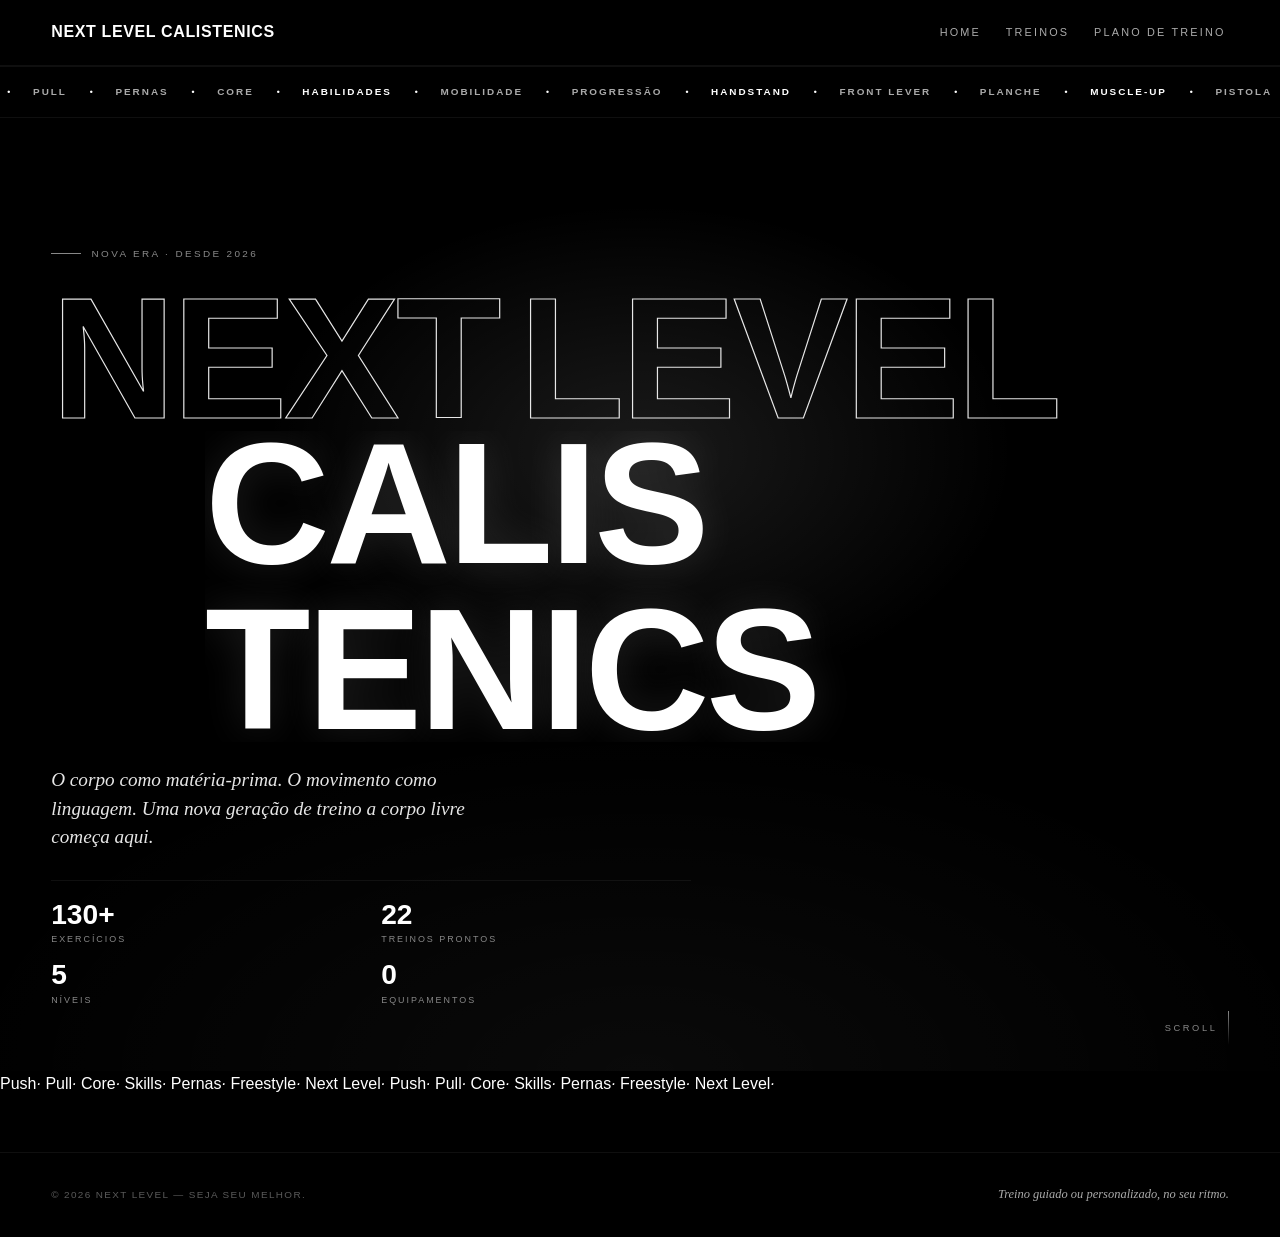
<file: index.html>
<!DOCTYPE html>
<html lang="pt-Br">
    <head>
        <meta charset="UTF-8">
        <meta name="viewport" content="width=device-width, initial-scale=1.0">
        <title> Next Level Calistenics </title>
        <link rel="stylesheet" href="style.css">
    </head>
    <body>
        <header class="menu">
            <h1>Next Level Calistenics</h1>
            <nav>
                <ul>
                    <li><a href="index.html">Home</a></li>
                   <li><a href="Exercicios.html">Treinos</a></li>
                   <li><a href="Treinar.html">Plano de treino</a></li>
                </ul>
            </nav>
        </header>
    <!-- TICKER -->
<div class="ticker" aria-hidden="true">
  <div class="ticker__track">

    <!-- Grupo 1 -->
    <div class="ticker__group">
      <span class="is-accent">Push</span><span class="dot">·</span>
      <span>Pull</span><span class="dot">·</span>
      <span>Pernas</span><span class="dot">·</span>
      <span>Core</span><span class="dot">·</span>
      <span class="is-accent">Habilidades</span><span class="dot">·</span>
      <span>Mobilidade</span><span class="dot">·</span>
      <span>Progressão</span><span class="dot">·</span>
      <span class="is-accent">Handstand</span><span class="dot">·</span>
      <span>Front Lever</span><span class="dot">·</span>
      <span>Planche</span><span class="dot">·</span>
      <span class="is-accent">Muscle-up</span><span class="dot">·</span>
      <span>Pistola</span><span class="dot">·</span>
      <span>Dragon Flag</span><span class="dot">·</span>
    </div>

    <!-- Grupo 2 (cópia exata — necessário para o loop ser contínuo) -->
    <div class="ticker__group">
      <span class="is-accent">Push</span><span class="dot">·</span>
      <span>Pull</span><span class="dot">·</span>
      <span>Pernas</span><span class="dot">·</span>
      <span>Core</span><span class="dot">·</span>
      <span class="is-accent">Habilidades</span><span class="dot">·</span>
      <span>Mobilidade</span><span class="dot">·</span>
      <span>Progressão</span><span class="dot">·</span>
      <span class="is-accent">Handstand</span><span class="dot">·</span>
      <span>Front Lever</span><span class="dot">·</span>
      <span>Planche</span><span class="dot">·</span>
      <span class="is-accent">Muscle-up</span><span class="dot">·</span>
      <span>Pistola</span><span class="dot">·</span>
      <span>Dragon Flag</span><span class="dot">·</span>
    </div>

  </div>
</div>
       <!-- ============================================================
     HERO — NEXT LEVEL CALISTENICS
     ============================================================ -->
<section class="nl-hero">

  <p class="nl-hero__kicker">
    <span class="nl-hero__line"></span>
    Nova era · Desde 2026
  </p>

  <h1 class="nl-hero__title">
    <span class="nl-hero__row nl-hero__row--1">
      <span style="--i:0">Next</span>
      <span style="--i:1">Level</span>
    </span>
    <span class="nl-hero__row nl-hero__row--2">
      <span style="--i:2">Calis</span>
      <span style="--i:3">tenics</span>
    </span>
  </h1>

  <p class="nl-hero__lede">
    O corpo como matéria-prima. O movimento como linguagem.
    Uma nova geração de treino a corpo livre começa aqui.
  </p>

  <div class="nl-hero__stats">
    <div><b>130+</b><span>Exercícios</span></div>
    <div><b>22</b><span>Treinos prontos</span></div>
    <div><b>5</b><span>Níveis</span></div>
    <div><b>0</b><span>Equipamentos</span></div>
  </div>

  <div class="nl-hero__scroll" aria-hidden="true">
    <span>Scroll</span>
    <i></i>
  </div>

</section>

<!-- Ticker opcional logo abaixo do hero -->
<div class="nl-ticker" aria-hidden="true">
  <div class="nl-ticker__track">
    <span>Push</span><em>·</em>
    <span>Pull</span><em>·</em>
    <span>Core</span><em>·</em>
    <span>Skills</span><em>·</em>
    <span>Pernas</span><em>·</em>
    <span>Freestyle</span><em>·</em>
    <span>Next Level</span><em>·</em>
    <span>Push</span><em>·</em>
    <span>Pull</span><em>·</em>
    <span>Core</span><em>·</em>
    <span>Skills</span><em>·</em>
    <span>Pernas</span><em>·</em>
    <span>Freestyle</span><em>·</em>
    <span>Next Level</span><em>·</em>
  </div>
</div>

    <footer class="footer">
  <span>© 2026 Next Level — Seja seu melhor.</span>
  <span>Treino guiado ou personalizado, no seu ritmo.</span>
</footer>
</body>
</html>
</file>
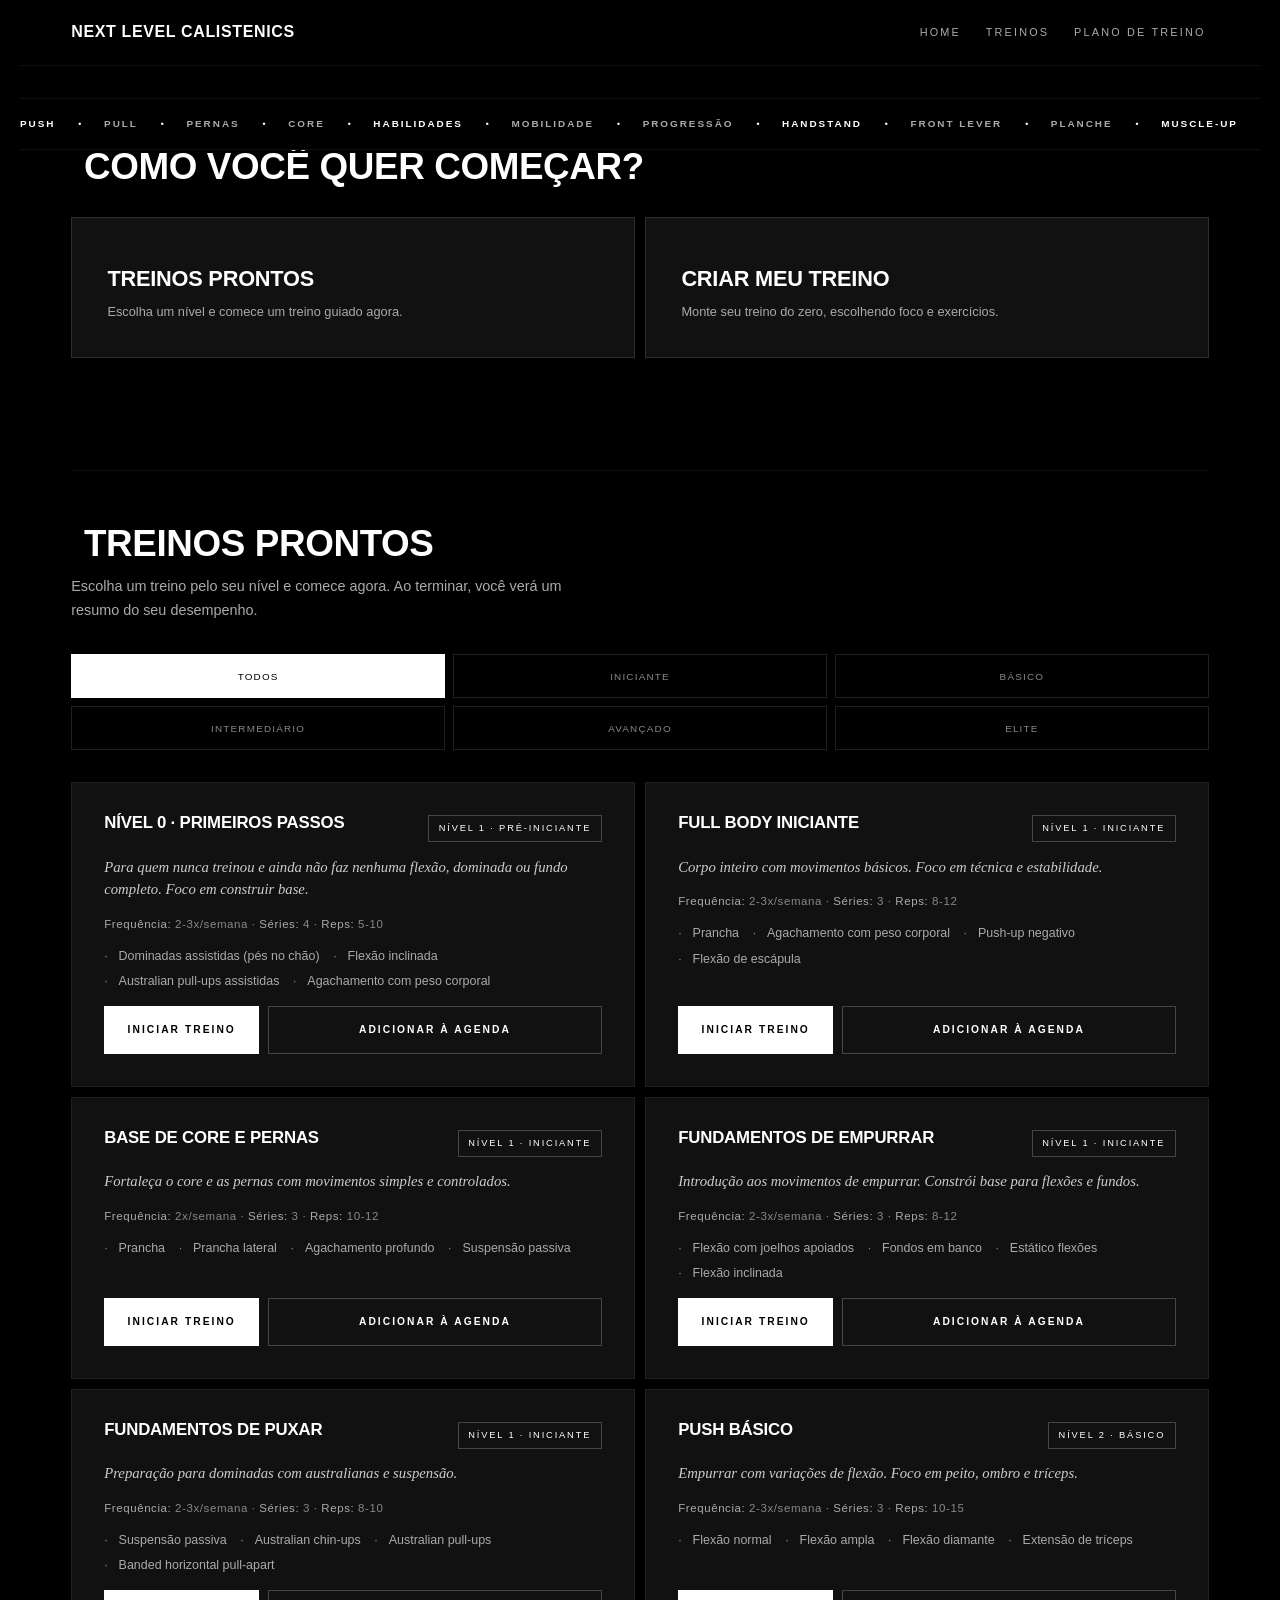
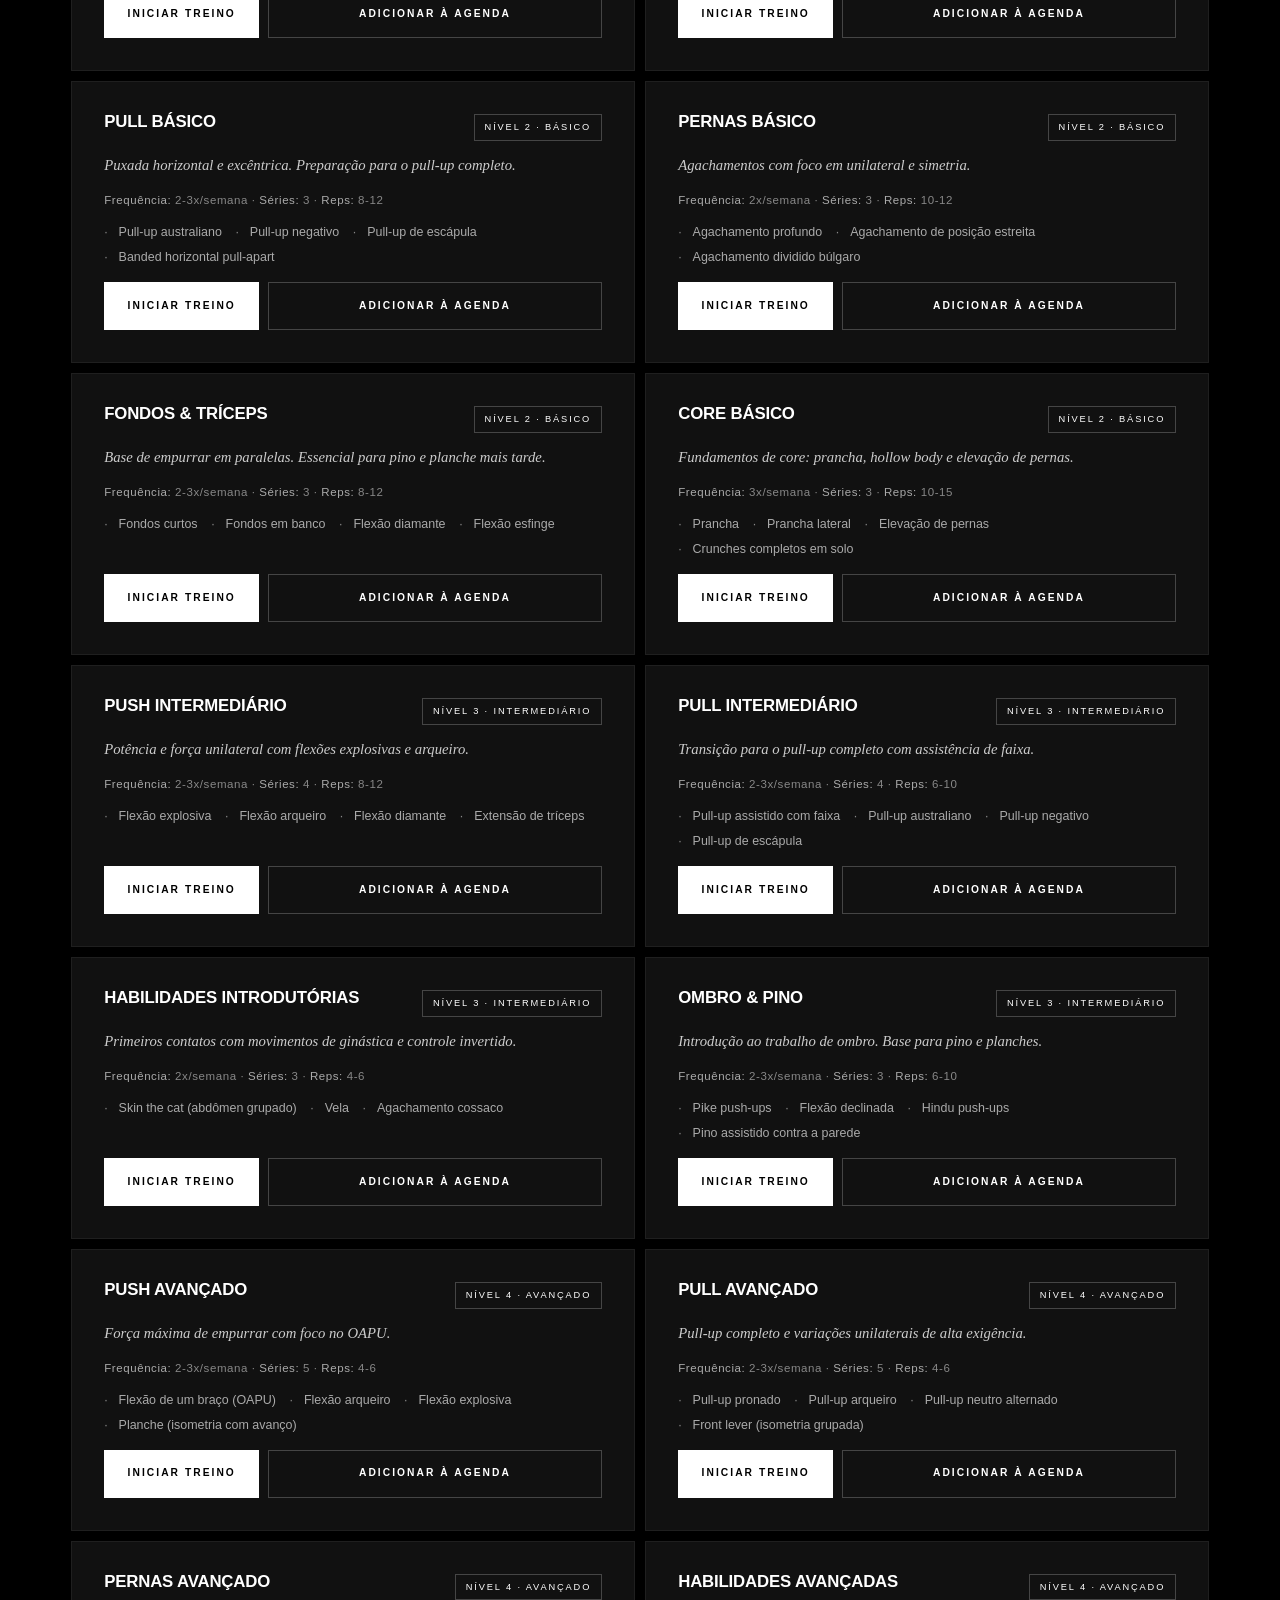
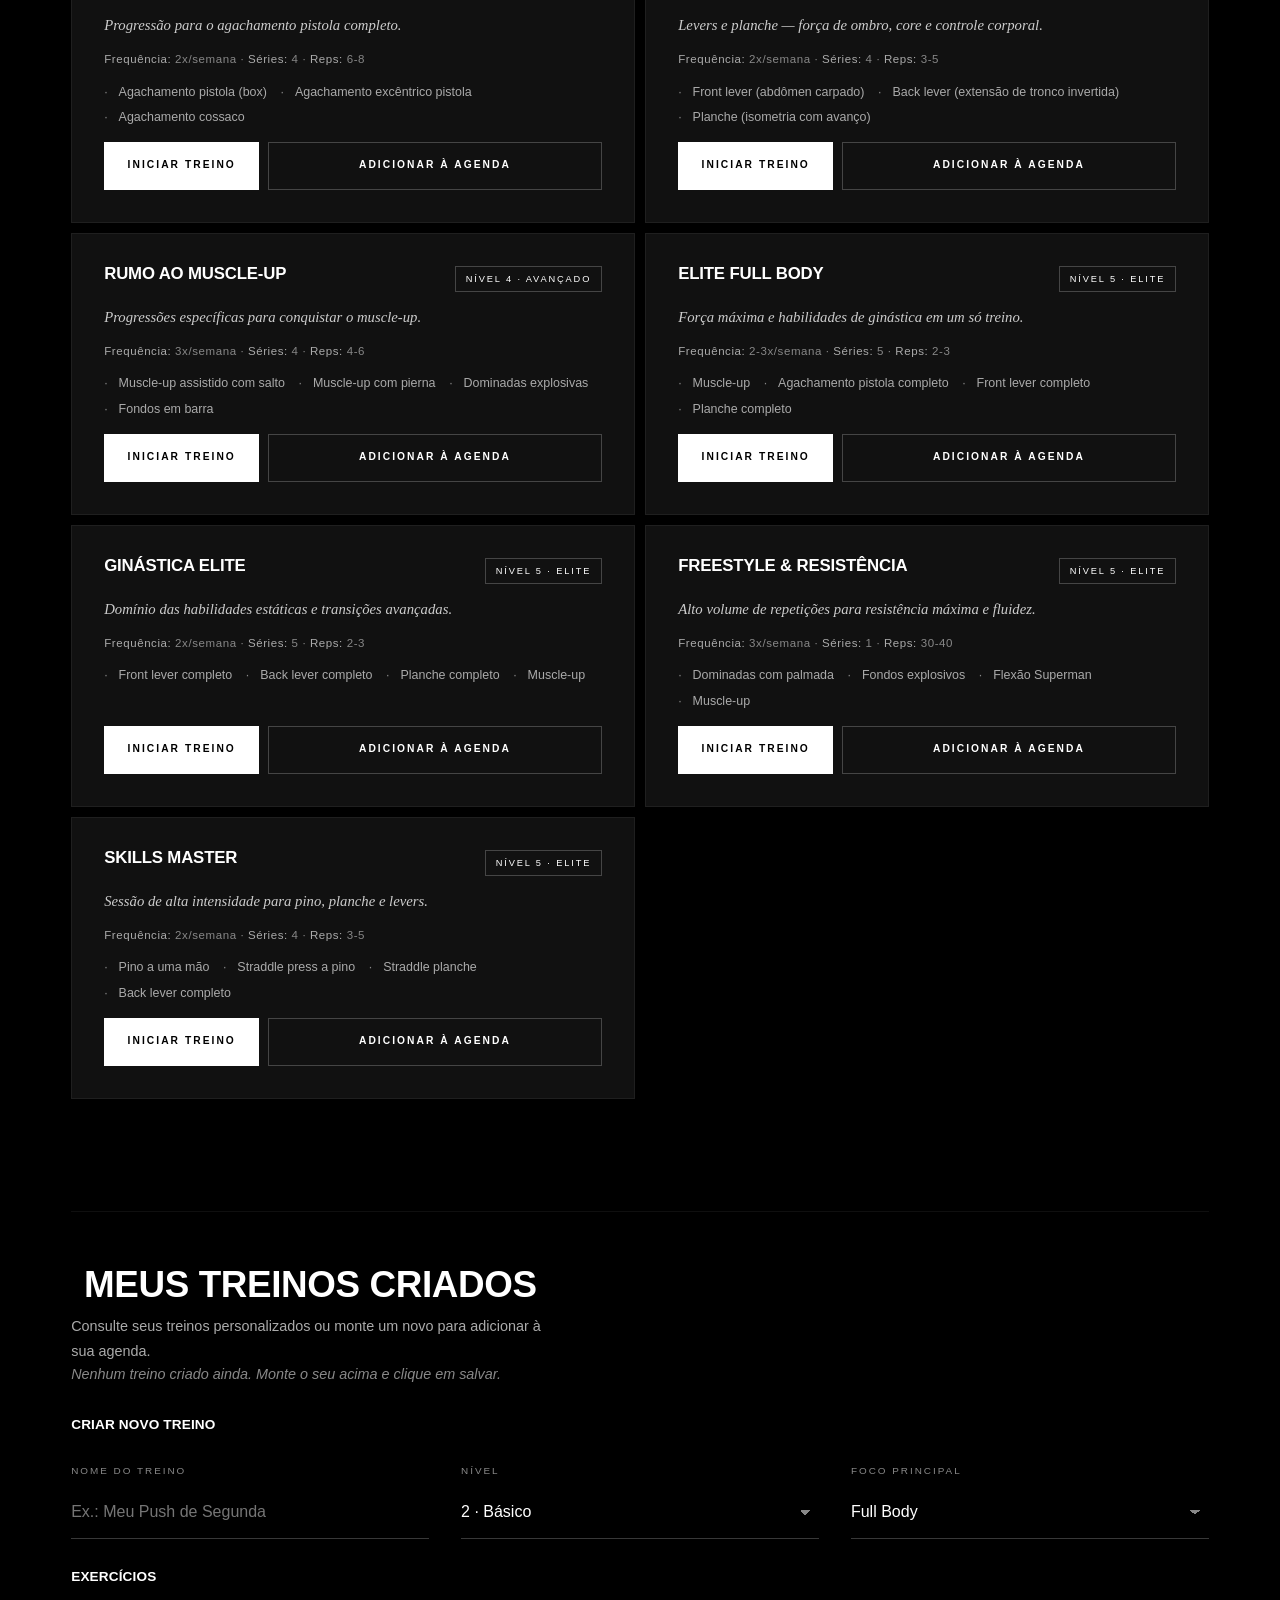
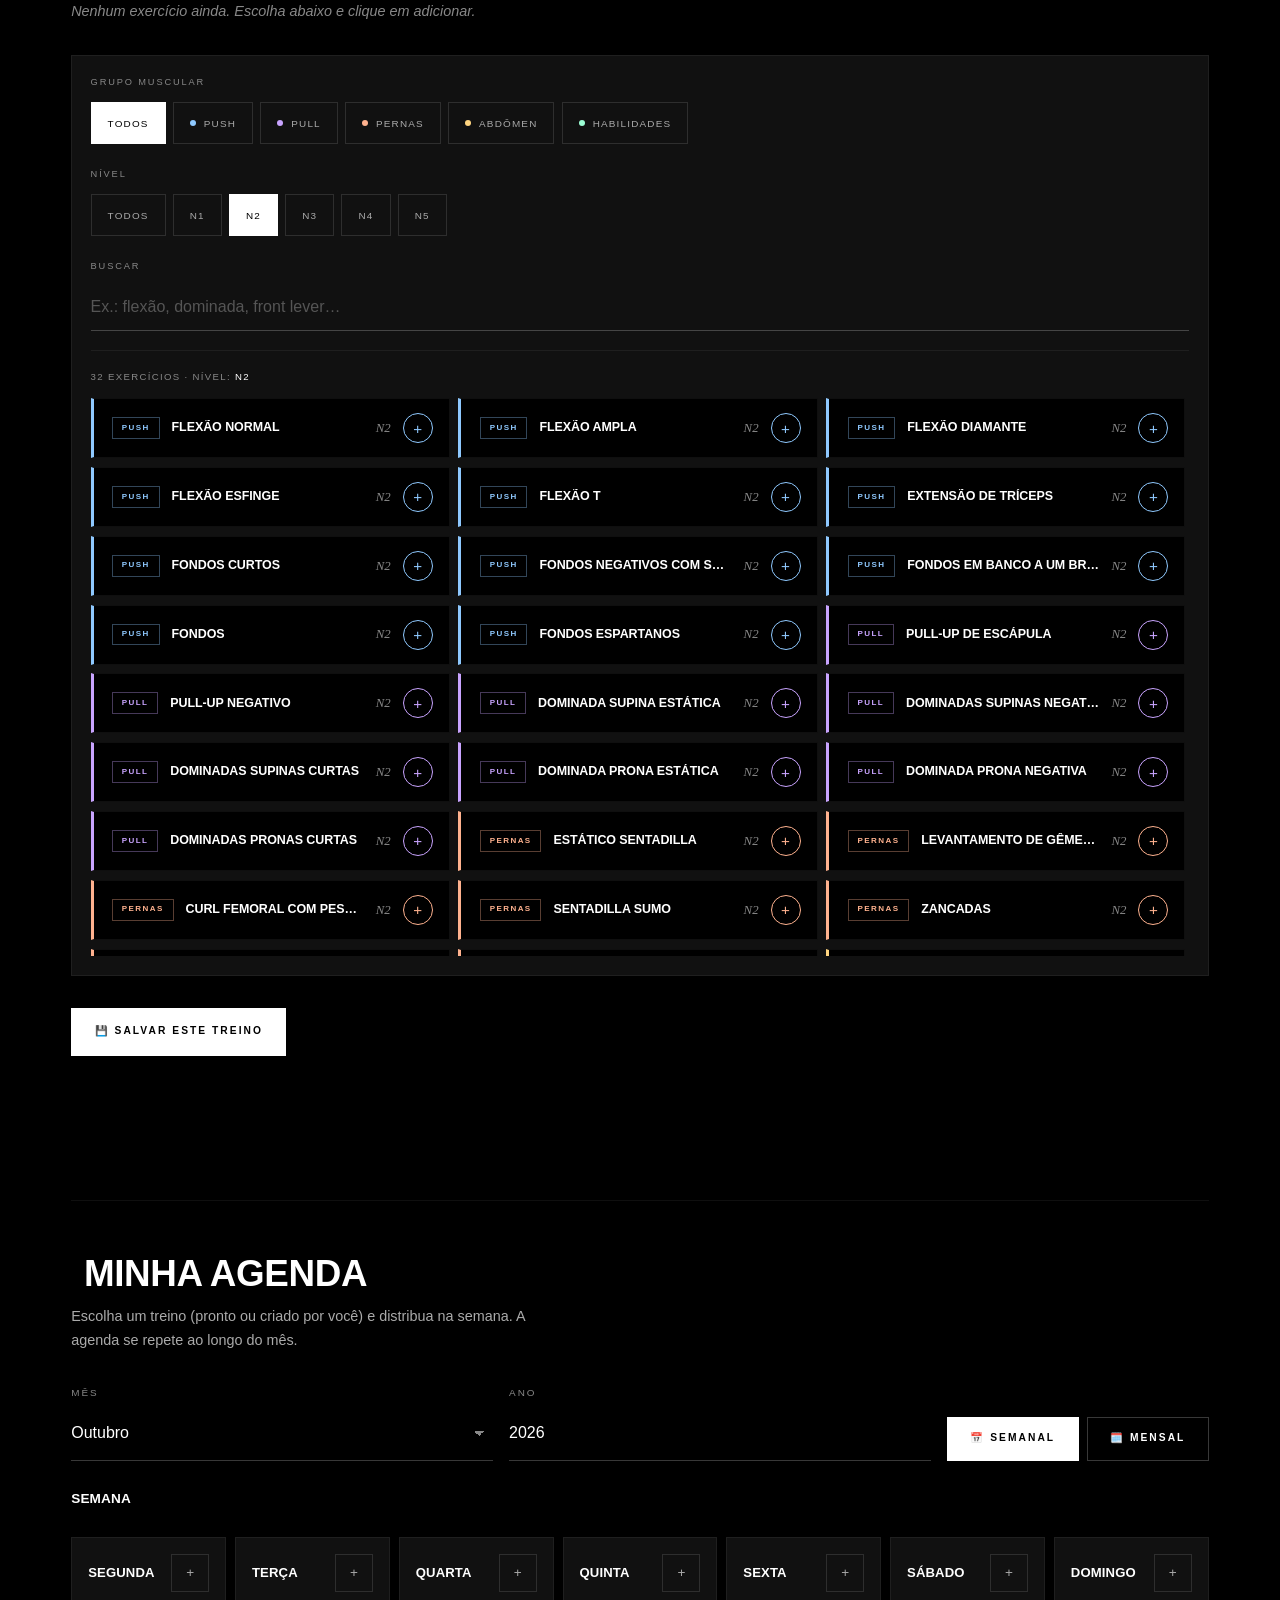
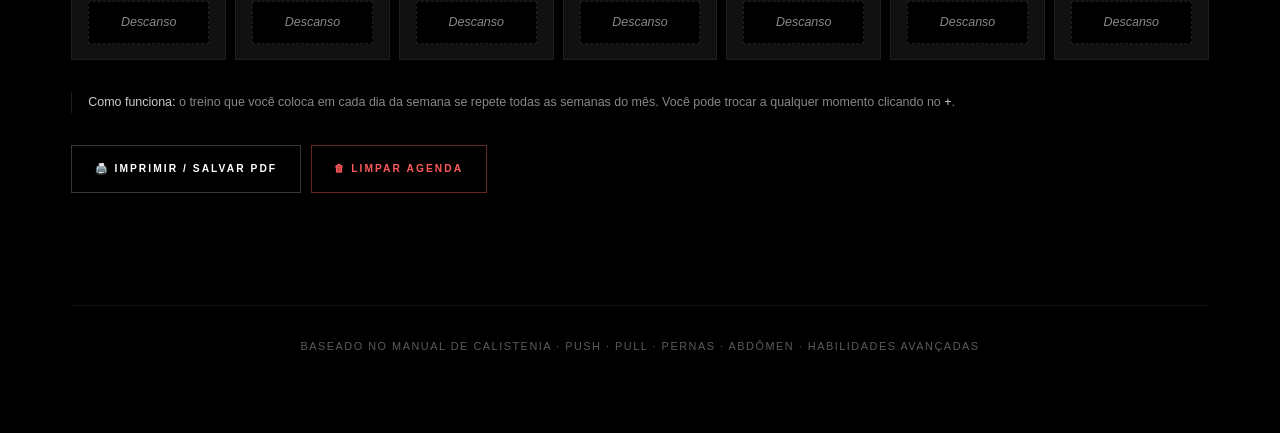
<file: Exercicios.html>
<!DOCTYPE html>
<html lang="pt-BR">
<head>
  <meta charset="UTF-8">
  <meta name="viewport" content="width=device-width, initial-scale=1">
  <title>Next Level Calistenics — Treinos</title>
  <link rel="stylesheet" href="style.css">
</head>
<body>

<div class="wrap">

  <!-- ============================================================
       CABEÇALHO
       ============================================================ -->
  <header class="menu">
    <h1>Next Level Calistenics</h1>
    <nav>
      <ul>
        <li><a href="index.html">Home</a></li>
        <li><a href="Exercicios.html">Treinos</a></li>
        <li><a href="Treinar.html">Plano de treino</a></li>
      </ul>
    </nav>
  </header>

  <!-- ============================================================
       TICKER
       ============================================================ -->
  <div class="ticker" aria-hidden="true">
    <div class="ticker__track">

      <!-- Grupo 1 -->
      <div class="ticker__group">
        <span class="is-accent">Push</span><span class="dot">·</span>
        <span>Pull</span><span class="dot">·</span>
        <span>Pernas</span><span class="dot">·</span>
        <span>Core</span><span class="dot">·</span>
        <span class="is-accent">Habilidades</span><span class="dot">·</span>
        <span>Mobilidade</span><span class="dot">·</span>
        <span>Progressão</span><span class="dot">·</span>
        <span class="is-accent">Handstand</span><span class="dot">·</span>
        <span>Front Lever</span><span class="dot">·</span>
        <span>Planche</span><span class="dot">·</span>
        <span class="is-accent">Muscle-up</span><span class="dot">·</span>
        <span>Pistola</span><span class="dot">·</span>
        <span>Dragon Flag</span><span class="dot">·</span>
      </div>

      <!-- Grupo 2 (cópia exata — necessário para o loop ser contínuo) -->
      <div class="ticker__group">
        <span class="is-accent">Push</span><span class="dot">·</span>
        <span>Pull</span><span class="dot">·</span>
        <span>Pernas</span><span class="dot">·</span>
        <span>Core</span><span class="dot">·</span>
        <span class="is-accent">Habilidades</span><span class="dot">·</span>
        <span>Mobilidade</span><span class="dot">·</span>
        <span>Progressão</span><span class="dot">·</span>
        <span class="is-accent">Handstand</span><span class="dot">·</span>
        <span>Front Lever</span><span class="dot">·</span>
        <span>Planche</span><span class="dot">·</span>
        <span class="is-accent">Muscle-up</span><span class="dot">·</span>
        <span>Pistola</span><span class="dot">·</span>
        <span>Dragon Flag</span><span class="dot">·</span>
      </div>

    </div>
  </div>

  <!-- ============================================================
       PASSO 1 — ESCOLHA DE MODO
       ============================================================ -->
  <section id="passo1" class="card">
    <h2><span class="num"> </span> Como você quer começar?</h2>

    <div class="grid-2">
      <button class="opcao" data-modo="prontos">
        <span class="ico"></span>
        <strong>Treinos Prontos</strong>
        <small>Escolha um nível e comece um treino guiado agora.</small>
      </button>

      <button class="opcao" data-modo="criar">
        <span class="ico"></span>
        <strong>Criar Meu Treino</strong>
        <small>Monte seu treino do zero, escolhendo foco e exercícios.</small>
      </button>
    </div>
  </section>

  <!-- ============================================================
       PASSO 2A — TREINOS PRONTOS
       ============================================================ -->
  <section id="secaoProntos" class="card">
    <h2><span class="num"> </span> Treinos Prontos</h2>
    <p class="desc">
      Escolha um treino pelo seu nível e comece agora. Ao terminar, você verá um resumo do seu desempenho.
    </p>

    <!-- Filtro por nível -->
    <div class="filtro-niveis" id="filtroNiveis">
      <button class="filtro" data-filtro-nivel="todos">Todos</button>
      <button class="filtro" data-filtro-nivel="1">Iniciante</button>
      <button class="filtro" data-filtro-nivel="2">Básico</button>
      <button class="filtro" data-filtro-nivel="3">Intermediário</button>
      <button class="filtro" data-filtro-nivel="4">Avançado</button>
      <button class="filtro" data-filtro-nivel="5">Elite</button>
    </div>

    <!-- Lista de treinos prontos -->
    <div class="lista-prontos" id="listaProntos">

      <!-- ==================== NÍVEL 1 · PRÉ-INICIANTE ==================== -->
      <article class="treino-pronto" data-nivel="1">
        <header class="tp-head">
          <h3>Nível 0 · Primeiros passos</h3>
          <span class="tag-nivel">Nível 1 · Pré-iniciante</span>
        </header>
        <p class="tp-desc">Para quem nunca treinou e ainda não faz nenhuma flexão, dominada ou fundo completo. Foco em construir base.</p>
        <p class="tp-info"><b>Frequência:</b> 2-3x/semana · <b>Séries:</b> 4 · <b>Reps:</b> 5-10</p>
        <ul class="tp-exercicios">
          <li>Dominadas assistidas (pés no chão)</li>
          <li>Flexão inclinada</li>
          <li>Australian pull-ups assistidas</li>
          <li>Agachamento com peso corporal</li>
        </ul>
        <button class="btn primary" data-acao="usar-pronto">Iniciar treino</button>
      </article>

      <!-- ==================== NÍVEL 1 ==================== -->
      <article class="treino-pronto" data-nivel="1">
        <header class="tp-head">
          <h3>Full Body Iniciante</h3>
          <span class="tag-nivel">Nível 1 · Iniciante</span>
        </header>
        <p class="tp-desc">Corpo inteiro com movimentos básicos. Foco em técnica e estabilidade.</p>
        <p class="tp-info"><b>Frequência:</b> 2-3x/semana · <b>Séries:</b> 3 · <b>Reps:</b> 8-12</p>
        <ul class="tp-exercicios">
          <li>Prancha</li>
          <li>Agachamento com peso corporal</li>
          <li>Push-up negativo</li>
          <li>Flexão de escápula</li>
        </ul>
        <button class="btn primary" data-acao="usar-pronto">Iniciar treino</button>
      </article>

      <article class="treino-pronto" data-nivel="1">
        <header class="tp-head">
          <h3>Base de Core e Pernas</h3>
          <span class="tag-nivel">Nível 1 · Iniciante</span>
        </header>
        <p class="tp-desc">Fortaleça o core e as pernas com movimentos simples e controlados.</p>
        <p class="tp-info"><b>Frequência:</b> 2x/semana · <b>Séries:</b> 3 · <b>Reps:</b> 10-12</p>
        <ul class="tp-exercicios">
          <li>Prancha</li>
          <li>Prancha lateral</li>
          <li>Agachamento profundo</li>
          <li>Suspensão passiva</li>
        </ul>
        <button class="btn primary" data-acao="usar-pronto">Iniciar treino</button>
      </article>

      <article class="treino-pronto" data-nivel="1">
        <header class="tp-head">
          <h3>Fundamentos de Empurrar</h3>
          <span class="tag-nivel">Nível 1 · Iniciante</span>
        </header>
        <p class="tp-desc">Introdução aos movimentos de empurrar. Constrói base para flexões e fundos.</p>
        <p class="tp-info"><b>Frequência:</b> 2-3x/semana · <b>Séries:</b> 3 · <b>Reps:</b> 8-12</p>
        <ul class="tp-exercicios">
          <li>Flexão com joelhos apoiados</li>
          <li>Fondos em banco</li>
          <li>Estático flexões</li>
          <li>Flexão inclinada</li>
        </ul>
        <button class="btn primary" data-acao="usar-pronto">Iniciar treino</button>
      </article>

      <article class="treino-pronto" data-nivel="1">
        <header class="tp-head">
          <h3>Fundamentos de Puxar</h3>
          <span class="tag-nivel">Nível 1 · Iniciante</span>
        </header>
        <p class="tp-desc">Preparação para dominadas com australianas e suspensão.</p>
        <p class="tp-info"><b>Frequência:</b> 2-3x/semana · <b>Séries:</b> 3 · <b>Reps:</b> 8-10</p>
        <ul class="tp-exercicios">
          <li>Suspensão passiva</li>
          <li>Australian chin-ups</li>
          <li>Australian pull-ups</li>
          <li>Banded horizontal pull-apart</li>
        </ul>
        <button class="btn primary" data-acao="usar-pronto">Iniciar treino</button>
      </article>

      <!-- ==================== NÍVEL 2 ==================== -->
      <article class="treino-pronto" data-nivel="2">
        <header class="tp-head">
          <h3>Push Básico</h3>
          <span class="tag-nivel">Nível 2 · Básico</span>
        </header>
        <p class="tp-desc">Empurrar com variações de flexão. Foco em peito, ombro e tríceps.</p>
        <p class="tp-info"><b>Frequência:</b> 2-3x/semana · <b>Séries:</b> 3 · <b>Reps:</b> 10-15</p>
        <ul class="tp-exercicios">
          <li>Flexão normal</li>
          <li>Flexão ampla</li>
          <li>Flexão diamante</li>
          <li>Extensão de tríceps</li>
        </ul>
        <button class="btn primary" data-acao="usar-pronto">Iniciar treino</button>
      </article>

      <article class="treino-pronto" data-nivel="2">
        <header class="tp-head">
          <h3>Pull Básico</h3>
          <span class="tag-nivel">Nível 2 · Básico</span>
        </header>
        <p class="tp-desc">Puxada horizontal e excêntrica. Preparação para o pull-up completo.</p>
        <p class="tp-info"><b>Frequência:</b> 2-3x/semana · <b>Séries:</b> 3 · <b>Reps:</b> 8-12</p>
        <ul class="tp-exercicios">
          <li>Pull-up australiano</li>
          <li>Pull-up negativo</li>
          <li>Pull-up de escápula</li>
          <li>Banded horizontal pull-apart</li>
        </ul>
        <button class="btn primary" data-acao="usar-pronto">Iniciar treino</button>
      </article>

      <article class="treino-pronto" data-nivel="2">
        <header class="tp-head">
          <h3>Pernas Básico</h3>
          <span class="tag-nivel">Nível 2 · Básico</span>
        </header>
        <p class="tp-desc">Agachamentos com foco em unilateral e simetria.</p>
        <p class="tp-info"><b>Frequência:</b> 2x/semana · <b>Séries:</b> 3 · <b>Reps:</b> 10-12</p>
        <ul class="tp-exercicios">
          <li>Agachamento profundo</li>
          <li>Agachamento de posição estreita</li>
          <li>Agachamento dividido búlgaro</li>
        </ul>
        <button class="btn primary" data-acao="usar-pronto">Iniciar treino</button>
      </article>

      <article class="treino-pronto" data-nivel="2">
        <header class="tp-head">
          <h3>Fondos & Tríceps</h3>
          <span class="tag-nivel">Nível 2 · Básico</span>
        </header>
        <p class="tp-desc">Base de empurrar em paralelas. Essencial para pino e planche mais tarde.</p>
        <p class="tp-info"><b>Frequência:</b> 2-3x/semana · <b>Séries:</b> 3 · <b>Reps:</b> 8-12</p>
        <ul class="tp-exercicios">
          <li>Fondos curtos</li>
          <li>Fondos em banco</li>
          <li>Flexão diamante</li>
          <li>Flexão esfinge</li>
        </ul>
        <button class="btn primary" data-acao="usar-pronto">Iniciar treino</button>
      </article>

      <article class="treino-pronto" data-nivel="2">
        <header class="tp-head">
          <h3>Core Básico</h3>
          <span class="tag-nivel">Nível 2 · Básico</span>
        </header>
        <p class="tp-desc">Fundamentos de core: prancha, hollow body e elevação de pernas.</p>
        <p class="tp-info"><b>Frequência:</b> 3x/semana · <b>Séries:</b> 3 · <b>Reps:</b> 10-15</p>
        <ul class="tp-exercicios">
          <li>Prancha</li>
          <li>Prancha lateral</li>
          <li>Elevação de pernas</li>
          <li>Crunches completos em solo</li>
        </ul>
        <button class="btn primary" data-acao="usar-pronto">Iniciar treino</button>
      </article>

      <!-- ==================== NÍVEL 3 ==================== -->
      <article class="treino-pronto" data-nivel="3">
        <header class="tp-head">
          <h3>Push Intermediário</h3>
          <span class="tag-nivel">Nível 3 · Intermediário</span>
        </header>
        <p class="tp-desc">Potência e força unilateral com flexões explosivas e arqueiro.</p>
        <p class="tp-info"><b>Frequência:</b> 2-3x/semana · <b>Séries:</b> 4 · <b>Reps:</b> 8-12</p>
        <ul class="tp-exercicios">
          <li>Flexão explosiva</li>
          <li>Flexão arqueiro</li>
          <li>Flexão diamante</li>
          <li>Extensão de tríceps</li>
        </ul>
        <button class="btn primary" data-acao="usar-pronto">Iniciar treino</button>
      </article>

      <article class="treino-pronto" data-nivel="3">
        <header class="tp-head">
          <h3>Pull Intermediário</h3>
          <span class="tag-nivel">Nível 3 · Intermediário</span>
        </header>
        <p class="tp-desc">Transição para o pull-up completo com assistência de faixa.</p>
        <p class="tp-info"><b>Frequência:</b> 2-3x/semana · <b>Séries:</b> 4 · <b>Reps:</b> 6-10</p>
        <ul class="tp-exercicios">
          <li>Pull-up assistido com faixa</li>
          <li>Pull-up australiano</li>
          <li>Pull-up negativo</li>
          <li>Pull-up de escápula</li>
        </ul>
        <button class="btn primary" data-acao="usar-pronto">Iniciar treino</button>
      </article>

      <article class="treino-pronto" data-nivel="3">
        <header class="tp-head">
          <h3>Habilidades Introdutórias</h3>
          <span class="tag-nivel">Nível 3 · Intermediário</span>
        </header>
        <p class="tp-desc">Primeiros contatos com movimentos de ginástica e controle invertido.</p>
        <p class="tp-info"><b>Frequência:</b> 2x/semana · <b>Séries:</b> 3 · <b>Reps:</b> 4-6</p>
        <ul class="tp-exercicios">
          <li>Skin the cat (abdômen grupado)</li>
          <li>Vela</li>
          <li>Agachamento cossaco</li>
        </ul>
        <button class="btn primary" data-acao="usar-pronto">Iniciar treino</button>
      </article>

      <article class="treino-pronto" data-nivel="3">
        <header class="tp-head">
          <h3>Ombro & Pino</h3>
          <span class="tag-nivel">Nível 3 · Intermediário</span>
        </header>
        <p class="tp-desc">Introdução ao trabalho de ombro. Base para pino e planches.</p>
        <p class="tp-info"><b>Frequência:</b> 2-3x/semana · <b>Séries:</b> 3 · <b>Reps:</b> 6-10</p>
        <ul class="tp-exercicios">
          <li>Pike push-ups</li>
          <li>Flexão declinada</li>
          <li>Hindu push-ups</li>
          <li>Pino assistido contra a parede</li>
        </ul>
        <button class="btn primary" data-acao="usar-pronto">Iniciar treino</button>
      </article>

      <!-- ==================== NÍVEL 4 ==================== -->
      <article class="treino-pronto" data-nivel="4">
        <header class="tp-head">
          <h3>Push Avançado</h3>
          <span class="tag-nivel">Nível 4 · Avançado</span>
        </header>
        <p class="tp-desc">Força máxima de empurrar com foco no OAPU.</p>
        <p class="tp-info"><b>Frequência:</b> 2-3x/semana · <b>Séries:</b> 5 · <b>Reps:</b> 4-6</p>
        <ul class="tp-exercicios">
          <li>Flexão de um braço (OAPU)</li>
          <li>Flexão arqueiro</li>
          <li>Flexão explosiva</li>
          <li>Planche (isometria com avanço)</li>
        </ul>
        <button class="btn primary" data-acao="usar-pronto">Iniciar treino</button>
      </article>

      <article class="treino-pronto" data-nivel="4">
        <header class="tp-head">
          <h3>Pull Avançado</h3>
          <span class="tag-nivel">Nível 4 · Avançado</span>
        </header>
        <p class="tp-desc">Pull-up completo e variações unilaterais de alta exigência.</p>
        <p class="tp-info"><b>Frequência:</b> 2-3x/semana · <b>Séries:</b> 5 · <b>Reps:</b> 4-6</p>
        <ul class="tp-exercicios">
          <li>Pull-up pronado</li>
          <li>Pull-up arqueiro</li>
          <li>Pull-up neutro alternado</li>
          <li>Front lever (isometria grupada)</li>
        </ul>
        <button class="btn primary" data-acao="usar-pronto">Iniciar treino</button>
      </article>

      <article class="treino-pronto" data-nivel="4">
        <header class="tp-head">
          <h3>Pernas Avançado</h3>
          <span class="tag-nivel">Nível 4 · Avançado</span>
        </header>
        <p class="tp-desc">Progressão para o agachamento pistola completo.</p>
        <p class="tp-info"><b>Frequência:</b> 2x/semana · <b>Séries:</b> 4 · <b>Reps:</b> 6-8</p>
        <ul class="tp-exercicios">
          <li>Agachamento pistola (box)</li>
          <li>Agachamento excêntrico pistola</li>
          <li>Agachamento cossaco</li>
        </ul>
        <button class="btn primary" data-acao="usar-pronto">Iniciar treino</button>
      </article>

      <article class="treino-pronto" data-nivel="4">
        <header class="tp-head">
          <h3>Habilidades Avançadas</h3>
          <span class="tag-nivel">Nível 4 · Avançado</span>
        </header>
        <p class="tp-desc">Levers e planche — força de ombro, core e controle corporal.</p>
        <p class="tp-info"><b>Frequência:</b> 2x/semana · <b>Séries:</b> 4 · <b>Reps:</b> 3-5</p>
        <ul class="tp-exercicios">
          <li>Front lever (abdômen carpado)</li>
          <li>Back lever (extensão de tronco invertida)</li>
          <li>Planche (isometria com avanço)</li>
        </ul>
        <button class="btn primary" data-acao="usar-pronto">Iniciar treino</button>
      </article>

      <article class="treino-pronto" data-nivel="4">
        <header class="tp-head">
          <h3>Rumo ao Muscle-up</h3>
          <span class="tag-nivel">Nível 4 · Avançado</span>
        </header>
        <p class="tp-desc">Progressões específicas para conquistar o muscle-up.</p>
        <p class="tp-info"><b>Frequência:</b> 3x/semana · <b>Séries:</b> 4 · <b>Reps:</b> 4-6</p>
        <ul class="tp-exercicios">
          <li>Muscle-up assistido com salto</li>
          <li>Muscle-up com pierna</li>
          <li>Dominadas explosivas</li>
          <li>Fondos em barra</li>
        </ul>
        <button class="btn primary" data-acao="usar-pronto">Iniciar treino</button>
      </article>

      <!-- ==================== NÍVEL 5 ==================== -->
      <article class="treino-pronto" data-nivel="5">
        <header class="tp-head">
          <h3>Elite Full Body</h3>
          <span class="tag-nivel">Nível 5 · Elite</span>
        </header>
        <p class="tp-desc">Força máxima e habilidades de ginástica em um só treino.</p>
        <p class="tp-info"><b>Frequência:</b> 2-3x/semana · <b>Séries:</b> 5 · <b>Reps:</b> 2-3</p>
        <ul class="tp-exercicios">
          <li>Muscle-up</li>
          <li>Agachamento pistola completo</li>
          <li>Front lever completo</li>
          <li>Planche completo</li>
        </ul>
        <button class="btn primary" data-acao="usar-pronto">Iniciar treino</button>
      </article>

      <article class="treino-pronto" data-nivel="5">
        <header class="tp-head">
          <h3>Ginástica Elite</h3>
          <span class="tag-nivel">Nível 5 · Elite</span>
        </header>
        <p class="tp-desc">Domínio das habilidades estáticas e transições avançadas.</p>
        <p class="tp-info"><b>Frequência:</b> 2x/semana · <b>Séries:</b> 5 · <b>Reps:</b> 2-3</p>
        <ul class="tp-exercicios">
          <li>Front lever completo</li>
          <li>Back lever completo</li>
          <li>Planche completo</li>
          <li>Muscle-up</li>
        </ul>
        <button class="btn primary" data-acao="usar-pronto">Iniciar treino</button>
      </article>

      <article class="treino-pronto" data-nivel="5">
        <header class="tp-head">
          <h3>Freestyle & Resistência</h3>
          <span class="tag-nivel">Nível 5 · Elite</span>
        </header>
        <p class="tp-desc">Alto volume de repetições para resistência máxima e fluidez.</p>
        <p class="tp-info"><b>Frequência:</b> 3x/semana · <b>Séries:</b> 1 · <b>Reps:</b> 30-40</p>
        <ul class="tp-exercicios">
          <li>Dominadas com palmada</li>
          <li>Fondos explosivos</li>
          <li>Flexão Superman</li>
          <li>Muscle-up</li>
        </ul>
        <button class="btn primary" data-acao="usar-pronto">Iniciar treino</button>
      </article>

      <article class="treino-pronto" data-nivel="5">
        <header class="tp-head">
          <h3>Skills Master</h3>
          <span class="tag-nivel">Nível 5 · Elite</span>
        </header>
        <p class="tp-desc">Sessão de alta intensidade para pino, planche e levers.</p>
        <p class="tp-info"><b>Frequência:</b> 2x/semana · <b>Séries:</b> 4 · <b>Reps:</b> 3-5</p>
        <ul class="tp-exercicios">
          <li>Pino a uma mão</li>
          <li>Straddle press a pino</li>
          <li>Straddle planche</li>
          <li>Back lever completo</li>
        </ul>
        <button class="btn primary" data-acao="usar-pronto">Iniciar treino</button>
      </article>

    </div><!-- /.lista-prontos -->
  </section>

  <!-- ============================================================
       PASSO 2B — CRIAR / MEUS TREINOS
       ============================================================ -->
  <section id="secaoCriar" class="card">
    <h2><span class="num"> </span> Meus treinos criados</h2>
    <p class="desc">Consulte seus treinos personalizados ou monte um novo para adicionar à sua agenda.</p>

    <!-- ---------- Lista de treinos já criados ---------- -->
    <div class="lista-meus-treinos" id="meusTreinos">
      <p class="vazio">Nenhum treino criado ainda. Monte o seu abaixo e clique em salvar.</p>
    </div>

    <h3 class="sub">Criar novo treino</h3>

    <!-- ---------- Formulário de dados do treino ---------- -->
    <div class="form-treino">
      <label class="campo">
        <span>Nome do treino</span>
        <input type="text" id="criarNome" placeholder="Ex.: Meu Push de Segunda" required>
      </label>

      <label class="campo">
        <span>Nível</span>
        <select id="criarNivel">
          <option value="1">1 · Iniciante</option>
          <option value="2" selected>2 · Básico</option>
          <option value="3">3 · Intermediário</option>
          <option value="4">4 · Avançado</option>
          <option value="5">5 · Elite</option>
        </select>
      </label>

      <label class="campo">
        <span>Foco principal</span>
        <select id="criarFoco">
          <option value="push">Push (empurrar)</option>
          <option value="pull">Pull (puxar)</option>
          <option value="pernas">Pernas</option>
          <option value="abdomen">Abdômen / Core</option>
          <option value="habilidades">Habilidades</option>
          <option value="superiores">Superiores (Push + Pull)</option>
          <option value="full" selected>Full Body</option>
        </select>
      </label>
    </div>

    <!-- ---------- Lista de exercícios do treino em construção ---------- -->
    <h3 class="sub">Exercícios</h3>
    <div class="lista-exercicios" id="criarExercicios">
      <!-- Preenchido dinamicamente pelo exercises.js -->
    </div>

    <!-- ============================================================
         SELETOR VISUAL DE EXERCÍCIOS (com filtros)
         ============================================================ -->
    <div class="seletor-exercicios">

      <!-- Filtros -->
      <div class="seletor-filtros">

        <div class="filtros-linha">
          <span class="filtros-label">Grupo muscular</span>
          <div class="chip-group" id="filtroGrupo">
            <button type="button" class="chip is-active" data-grupo="todos">Todos</button>
            <button type="button" class="chip" data-grupo="Push">Push</button>
            <button type="button" class="chip" data-grupo="Pull">Pull</button>
            <button type="button" class="chip" data-grupo="Pernas">Pernas</button>
            <button type="button" class="chip" data-grupo="Abdômen">Abdômen</button>
            <button type="button" class="chip" data-grupo="Habilidades">Habilidades</button>
          </div>
        </div>

        <div class="filtros-linha">
          <span class="filtros-label">Nível</span>
          <div class="chip-group" id="filtroNivelCriar">
            <button type="button" class="chip" data-nivel="todos">Todos</button>
            <button type="button" class="chip" data-nivel="1">N1</button>
            <button type="button" class="chip is-active" data-nivel="2">N2</button>
            <button type="button" class="chip" data-nivel="3">N3</button>
            <button type="button" class="chip" data-nivel="4">N4</button>
            <button type="button" class="chip" data-nivel="5">N5</button>
          </div>
        </div>

        <div class="filtros-linha">
          <span class="filtros-label">Buscar</span>
          <input type="search" class="busca-exercicio" id="buscaExercicio"
                 placeholder="Ex.: flexão, dominada, front lever…" autocomplete="off">
        </div>

      </div>

      <!-- Info + resultados -->
      <p class="seletor-info" id="seletorInfo"></p>
      <div class="seletor-resultado" id="seletorResultado" role="list"></div>

      <!-- ============================================================
           <select> E BOTÃO ORIGINAIS (ESCONDIDOS)
           — Não apagues! O exercises.js depende deles.
           ============================================================ -->
      <select id="criarAddSelect" class="seletor-hidden" tabindex="-1" aria-hidden="true">

        <optgroup label="Push · Flexões">
          <option value="Flexão inclinada">N1 · Flexão inclinada</option>
          <option value="Flexão com joelhos apoiados">N1 · Flexão com joelhos apoiados</option>
          <option value="Estático flexões">N1 · Estático flexões</option>
          <option value="Flexão de escápula">N1 · Flexão de escápula</option>
          <option value="Push-up negativo">N1 · Push-up negativo</option>
          <option value="Flexão normal">N2 · Flexão normal</option>
          <option value="Flexão ampla">N2 · Flexão ampla</option>
          <option value="Flexão diamante">N2 · Flexão diamante</option>
          <option value="Flexão esfinge">N2 · Flexão esfinge</option>
          <option value="Flexão T">N2 · Flexão T</option>
          <option value="Extensão de tríceps">N2 · Extensão de tríceps</option>
          <option value="Flexão explosiva">N3 · Flexão explosiva</option>
          <option value="Flexão arqueiro">N3 · Flexão arqueiro</option>
          <option value="Flexão declinada">N3 · Flexão declinada</option>
          <option value="Pike push-ups">N3 · Pike push-ups</option>
          <option value="Hindu push-ups">N3 · Hindu push-ups</option>
          <option value="Flexão spiderman">N3 · Flexão spiderman</option>
          <option value="Flexão a codos">N3 · Flexão a codos</option>
          <option value="Flexão esfinge em X">N3 · Flexão esfinge em X</option>
          <option value="Flexão de um braço (OAPU)">N4 · Flexão de um braço (OAPU)</option>
          <option value="Flexão com palmada">N4 · Flexão com palmada</option>
          <option value="Flexão Superman">N4 · Flexão Superman</option>
          <option value="Flexão 360°">N4 · Flexão 360°</option>
          <option value="Pseudo push-ups">N4 · Pseudo push-ups</option>
          <option value="Flexão com palmada entre as pernas">N4 · Flexão com palmada entre as pernas</option>
          <option value="Flexão Superman com palmada atrás">N5 · Flexão Superman com palmada atrás</option>
          <option value="Flexão azteca">N5 · Flexão azteca</option>
          <option value="Flexão a um braço com palmada no peito">N5 · Flexão a um braço com palmada no peito</option>
        </optgroup>

        <optgroup label="Push · Fondos">
          <option value="Fondos em banco">N1 · Fondos em banco</option>
          <option value="Fondos curtos">N2 · Fondos curtos</option>
          <option value="Fondos negativos com salto">N2 · Fondos negativos com salto</option>
          <option value="Fondos em banco a um braço">N2 · Fondos em banco a um braço</option>
          <option value="Fondos">N2 · Fondos</option>
          <option value="Fondos espartanos">N2 · Fondos espartanos</option>
          <option value="Fondos inclinados">N3 · Fondos inclinados</option>
          <option value="Fondos explosivos">N4 · Fondos explosivos</option>
          <option value="Korean dips">N4 · Korean dips</option>
          <option value="Fondos a tucked planche">N4 · Fondos a tucked planche</option>
          <option value="Fondos a um braço">N5 · Fondos a um braço</option>
          <option value="Fondos com palmada">N5 · Fondos com palmada</option>
          <option value="Fondos 180°">N5 · Fondos 180°</option>
        </optgroup>

        <optgroup label="Pull · Dominadas">
          <option value="Suspensão passiva">N1 · Suspensão passiva</option>
          <option value="Banded overhead pull-apart">N1 · Banded overhead pull-apart</option>
          <option value="Banded horizontal pull-apart">N1 · Banded horizontal pull-apart</option>
          <option value="Pull-down com faixa">N1 · Pull-down com faixa</option>
          <option value="Australian chin-ups">N1 · Australian chin-ups</option>
          <option value="Australian pull-ups">N1 · Australian pull-ups</option>
          <option value="Pull-up de escápula">N2 · Pull-up de escápula</option>
          <option value="Pull-up negativo">N2 · Pull-up negativo</option>
          <option value="Dominada supina estática">N2 · Dominada supina estática</option>
          <option value="Dominadas supinas negativas">N2 · Dominadas supinas negativas</option>
          <option value="Dominadas supinas curtas">N2 · Dominadas supinas curtas</option>
          <option value="Dominada prona estática">N2 · Dominada prona estática</option>
          <option value="Dominada prona negativa">N2 · Dominada prona negativa</option>
          <option value="Dominadas pronas curtas">N2 · Dominadas pronas curtas</option>
          <option value="Pull-up assistido com faixa">N3 · Pull-up assistido com faixa</option>
          <option value="Dominadas supinas">N3 · Dominadas supinas</option>
          <option value="Dominadas pronas">N3 · Dominadas pronas</option>
          <option value="Dominadas neutras">N3 · Dominadas neutras</option>
          <option value="Dominadas agarre misto">N3 · Dominadas agarre misto</option>
          <option value="Dominadas agarre amplo">N3 · Dominadas agarre amplo</option>
          <option value="Dominadas agarre estreito">N3 · Dominadas agarre estreito</option>
          <option value="Retrações escapulares">N3 · Retrações escapulares</option>
          <option value="Remo em barra">N3 · Remo em barra</option>
          <option value="Pull-up pronado">N4 · Pull-up pronado</option>
          <option value="Pull-up arqueiro">N4 · Pull-up arqueiro</option>
          <option value="Pull-up neutro alternado">N4 · Pull-up neutro alternado</option>
          <option value="Dominadas explosivas">N4 · Dominadas explosivas</option>
          <option value="Dominadas arqueiras">N4 · Dominadas arqueiras</option>
          <option value="Dominadas typewriter">N4 · Dominadas typewriter</option>
          <option value="Dominadas Artem Morozov">N4 · Dominadas Artem Morozov</option>
          <option value="Dominadas supinas em L">N4 · Dominadas supinas em L</option>
          <option value="Dominadas com palmada">N5 · Dominadas com palmada</option>
          <option value="Dominadas tocando pés">N5 · Dominadas tocando pés</option>
          <option value="Dominadas a um braço">N5 · Dominadas a um braço</option>
          <option value="Estático dominada a um braço">N5 · Estático dominada a um braço</option>
          <option value="Retração escapular a um braço">N5 · Retração escapular a um braço</option>
        </optgroup>

        <optgroup label="Pull · Muscle-up">
          <option value="Muscle-up assistido com salto">N3 · Muscle-up assistido com salto</option>
          <option value="Muscle-up com pierna">N3 · Muscle-up com pierna</option>
          <option value="Muscle-up">N4 · Muscle-up</option>
          <option value="Muscle-up estrito">N4 · Muscle-up estrito</option>
          <option value="Muscle-up agarre cerrado">N4 · Muscle-up agarre cerrado</option>
          <option value="Muscle-up agarre amplo">N4 · Muscle-up agarre amplo</option>
          <option value="Muscle-up supino">N4 · Muscle-up supino</option>
          <option value="Muscle-up lento">N4 · Muscle-up lento</option>
          <option value="Muscle-up 360">N5 · Muscle-up 360</option>
          <option value="Muscle-up a front lever">N5 · Muscle-up a front lever</option>
          <option value="Muscle-up a um braço">N5 · Muscle-up a um braço</option>
        </optgroup>

        <optgroup label="Pernas">
          <option value="Agachamento com peso corporal">N1 · Agachamento com peso corporal</option>
          <option value="Agachamento profundo">N1 · Agachamento profundo</option>
          <option value="Sentadilla assistida">N1 · Sentadilla assistida</option>
          <option value="Estático sentadilla contra a parede">N1 · Estático sentadilla contra a parede</option>
          <option value="Sentadilla curta">N1 · Sentadilla curta</option>
          <option value="Estático sentadilla">N2 · Estático sentadilla</option>
          <option value="Levantamento de gêmeos">N2 · Levantamento de gêmeos</option>
          <option value="Curl femoral com peso corporal">N2 · Curl femoral com peso corporal</option>
          <option value="Sentadilla sumo">N2 · Sentadilla sumo</option>
          <option value="Zancadas">N2 · Zancadas</option>
          <option value="Agachamento de posição estreita">N2 · Agachamento de posição estreita</option>
          <option value="Agachamento dividido búlgaro">N2 · Agachamento dividido búlgaro</option>
          <option value="Agachamento cossaco">N3 · Agachamento cossaco</option>
          <option value="Zancadas laterais">N3 · Zancadas laterais</option>
          <option value="Sentadilla curta a uma perna">N3 · Sentadilla curta a uma perna</option>
          <option value="Curl femoral a uma perna">N3 · Curl femoral a uma perna</option>
          <option value="Zancadas explosivas com troca">N3 · Zancadas explosivas com troca</option>
          <option value="Hawaiian squat">N4 · Hawaiian squat</option>
          <option value="Maldinis squat">N4 · Maldinis squat</option>
          <option value="Pistol squat assistida">N4 · Pistol squat assistida</option>
          <option value="Shotgun pistol squat assistida">N4 · Shotgun pistol squat assistida</option>
          <option value="Agachamento pistola (box)">N4 · Agachamento pistola (box)</option>
          <option value="Agachamento excêntrico pistola">N4 · Agachamento excêntrico pistola</option>
          <option value="Sentadilla explosiva">N4 · Sentadilla explosiva</option>
          <option value="Saltos a plataforma">N4 · Saltos a plataforma</option>
          <option value="Airborne squat">N4 · Airborne squat</option>
          <option value="Estático contra a parede a 1 perna">N4 · Estático contra a parede a 1 perna</option>
          <option value="Agachamento pistola completo">N5 · Agachamento pistola completo</option>
          <option value="Pistol squat">N5 · Pistol squat</option>
          <option value="Shotgun pistol squat">N5 · Shotgun pistol squat</option>
          <option value="Pistol squat explosiva">N5 · Pistol squat explosiva</option>
        </optgroup>

        <optgroup label="Abdômen / Core">
          <option value="Prancha">N1 · Prancha</option>
          <option value="Prancha lateral">N1 · Prancha lateral</option>
          <option value="Crunches curtos em solo">N1 · Crunches curtos em solo</option>
          <option value="Elevação de pernas">N2 · Elevação de pernas</option>
          <option value="Abdominal remador">N2 · Abdominal remador</option>
          <option value="Crunches completos em solo">N2 · Crunches completos em solo</option>
          <option value="Tijeras em solo">N2 · Tijeras em solo</option>
          <option value="Leg raises em solo">N2 · Leg raises em solo</option>
          <option value="Hollow body hold">N3 · Hollow body hold</option>
          <option value="Windshield wipers em solo">N3 · Windshield wipers em solo</option>
          <option value="Crunches lumbares">N3 · Crunches lumbares</option>
          <option value="Crunches curtos lumbares">N3 · Crunches curtos lumbares</option>
          <option value="Estático crunche lumbar">N3 · Estático crunche lumbar</option>
          <option value="Russian twist crunches">N3 · Russian twist crunches</option>
          <option value="Knee raises em fundos">N3 · Knee raises em fundos</option>
          <option value="Knee raises em barra">N3 · Knee raises em barra</option>
          <option value="L sit raises em fundos">N3 · L sit raises em fundos</option>
          <option value="L sit raises em barra">N3 · L sit raises em barra</option>
          <option value="Dragon flag">N4 · Dragon flag</option>
          <option value="Estático L sit em fundos">N4 · Estático L sit em fundos</option>
          <option value="Knee raises em barra com guiño">N4 · Knee raises em barra com guiño</option>
          <option value="L sit raises em fundos com guiño">N4 · L sit raises em fundos com guiño</option>
          <option value="Elevações em V em fundos">N4 · Elevações em V em fundos</option>
          <option value="Leg raises">N4 · Leg raises</option>
          <option value="Windshield wipers">N4 · Windshield wipers</option>
          <option value="Pullover">N4 · Pullover</option>
          <option value="Prancha abdominal avançada">N4 · Prancha abdominal avançada</option>
          <option value="L sit leg raises">N5 · L sit leg raises</option>
          <option value="L sit pullover">N5 · L sit pullover</option>
          <option value="Vuelta al mundo">N5 · Vuelta al mundo</option>
        </optgroup>

        <optgroup label="Habilidades · Levers e Flags">
          <option value="Pica em barra">N2 · Pica em barra</option>
          <option value="Skin the cat (abdômen grupado)">N3 · Skin the cat</option>
          <option value="Vela">N3 · Vela</option>
          <option value="Bandeira em tucked">N3 · Bandeira em tucked</option>
          <option value="Tucked front lever">N3 · Tucked front lever</option>
          <option value="Dragon flag a 1 pierna">N3 · Dragon flag a 1 pierna</option>
          <option value="Back lever a 45º">N3 · Back lever a 45º</option>
          <option value="Front lever (abdômen carpado)">N4 · Front lever (abdômen carpado)</option>
          <option value="Front lever (isometria grupada)">N4 · Front lever (isometria grupada)</option>
          <option value="Front lever (isometria unilateral)">N4 · Front lever (isometria unilateral)</option>
          <option value="Back lever (extensão de tronco invertida)">N4 · Back lever (extensão de tronco invertida)</option>
          <option value="Back lever (vela posterior)">N4 · Back lever (vela posterior)</option>
          <option value="Back lever (perna flexionada)">N4 · Back lever (perna flexionada)</option>
          <option value="Bandera caída">N4 · Bandera caída</option>
          <option value="Back lever a 1 pierna">N4 · Back lever a 1 pierna</option>
          <option value="Front lever a 1 pierna">N4 · Front lever a 1 pierna</option>
          <option value="Hefesto com pés no solo">N4 · Hefesto com pés no solo</option>
          <option value="Half front lever">N4 · Half front lever</option>
          <option value="Front lever completo">N5 · Front lever completo</option>
          <option value="Back lever completo">N5 · Back lever completo</option>
          <option value="Hefesto">N5 · Hefesto</option>
        </optgroup>

        <optgroup label="Habilidades · Pino">
          <option value="Pino assistido contra a parede">N3 · Pino assistido contra a parede</option>
          <option value="Impulsos a pino">N3 · Impulsos a pino</option>
          <option value="Flexões a pino assistidas curtas">N3 · Flexões a pino assistidas curtas</option>
          <option value="Flexões a pino assistidas">N4 · Flexões a pino assistidas</option>
          <option value="Pino">N4 · Pino</option>
          <option value="Flexões a pino">N4 · Flexões a pino</option>
          <option value="Rana a pino">N5 · Rana a pino</option>
          <option value="Pino recto">N5 · Pino recto</option>
          <option value="Flexões a pino profundas">N5 · Flexões a pino profundas</option>
          <option value="Tucked planche a pino">N5 · Tucked planche a pino</option>
          <option value="Straddle press a pino">N5 · Straddle press a pino</option>
          <option value="Flexão a pino com palmada">N5 · Flexão a pino com palmada</option>
          <option value="Press a pino">N5 · Press a pino</option>
          <option value="Pino em barra">N5 · Pino em barra</option>
          <option value="Pino a uma mão">N5 · Pino a uma mão</option>
        </optgroup>

        <optgroup label="Habilidades · Planche">
          <option value="Rana">N3 · Rana</option>
          <option value="Turtle planche">N3 · Turtle planche</option>
          <option value="Planche lean">N4 · Planche lean</option>
          <option value="Tucked planche">N4 · Tucked planche</option>
          <option value="Pseudo plancha">N4 · Pseudo plancha</option>
          <option value="Planche (isometria com avanço)">N4 · Planche (isometria com avanço)</option>
          <option value="Planche (tuck isométrico)">N5 · Planche (tuck isométrico)</option>
          <option value="Planche completo">N5 · Planche completo</option>
          <option value="Straddle planche">N5 · Straddle planche</option>
          <option value="Full planche">N5 · Full planche</option>
          <option value="Straddle maltese planche">N5 · Straddle maltese planche</option>
          <option value="Full maltese planche">N5 · Full maltese planche</option>
        </optgroup>

      </select>

      <button type="button"
              class="seletor-hidden"
              data-acao="add-ex-criar"
              id="btnAddEx"
              tabindex="-1"
              aria-hidden="true"></button>

    </div><!-- /.seletor-exercicios -->

    <!-- ---------- Ações do treino em construção ---------- -->
    <div class="acoes-criar">
      <button class="btn primary" data-acao="salvar-criar">💾 Salvar este treino</button>
    </div>
  </section>

  <!-- ============================================================
       PASSO 3 — AGENDA
       ============================================================ -->
  <section id="secaoAgenda" class="card">
    <h2><span class="num"> </span> Minha Agenda</h2>
    <p class="desc">
      Escolha um treino (pronto ou criado por você) e distribua na semana.
      A agenda se repete ao longo do mês.
    </p>

    <!-- Seletor de mês / ano / vista -->
    <div class="agenda-top">
      <label class="campo">
        <span>Mês</span>
        <select id="agendaMes">
          <option value="1">Janeiro</option>
          <option value="2">Fevereiro</option>
          <option value="3">Março</option>
          <option value="4">Abril</option>
          <option value="5">Maio</option>
          <option value="6">Junho</option>
          <option value="7">Julho</option>
          <option value="8">Agosto</option>
          <option value="9">Setembro</option>
          <option value="10" selected>Outubro</option>
          <option value="11">Novembro</option>
          <option value="12">Dezembro</option>
        </select>
      </label>

      <label class="campo">
        <span>Ano</span>
        <input type="number" id="agendaAno" value="2026" min="2020" max="2100">
      </label>

      <div class="vista-toggle">
        <button class="btn" data-vista="semanal">📅 Semanal</button>
        <button class="btn" data-vista="mensal">🗓️ Mensal</button>
      </div>
    </div>

    <!-- ===== VISTA SEMANAL ===== -->
    <div id="vistaSemanal">
      <h3 class="sub">Semana</h3>

      <div class="grade-semanal">

        <div class="dia-agenda" data-dia="seg">
          <header class="dia-agenda-head">
            <b>Segunda</b>
            <button class="btn-ico" data-acao="atribuir" data-dia="seg" title="Escolher treino">+</button>
          </header>
          <div class="slot-treino vazio" data-dia="seg">Descanso</div>
        </div>

        <div class="dia-agenda" data-dia="ter">
          <header class="dia-agenda-head">
            <b>Terça</b>
            <button class="btn-ico" data-acao="atribuir" data-dia="ter" title="Escolher treino">+</button>
          </header>
          <div class="slot-treino vazio" data-dia="ter">Descanso</div>
        </div>

        <div class="dia-agenda" data-dia="qua">
          <header class="dia-agenda-head">
            <b>Quarta</b>
            <button class="btn-ico" data-acao="atribuir" data-dia="qua" title="Escolher treino">+</button>
          </header>
          <div class="slot-treino vazio" data-dia="qua">Descanso</div>
        </div>

        <div class="dia-agenda" data-dia="qui">
          <header class="dia-agenda-head">
            <b>Quinta</b>
            <button class="btn-ico" data-acao="atribuir" data-dia="qui" title="Escolher treino">+</button>
          </header>
          <div class="slot-treino vazio" data-dia="qui">Descanso</div>
        </div>

        <div class="dia-agenda" data-dia="sex">
          <header class="dia-agenda-head">
            <b>Sexta</b>
            <button class="btn-ico" data-acao="atribuir" data-dia="sex" title="Escolher treino">+</button>
          </header>
          <div class="slot-treino vazio" data-dia="sex">Descanso</div>
        </div>

        <div class="dia-agenda" data-dia="sab">
          <header class="dia-agenda-head">
            <b>Sábado</b>
            <button class="btn-ico" data-acao="atribuir" data-dia="sab" title="Escolher treino">+</button>
          </header>
          <div class="slot-treino vazio" data-dia="sab">Descanso</div>
        </div>

        <div class="dia-agenda" data-dia="dom">
          <header class="dia-agenda-head">
            <b>Domingo</b>
            <button class="btn-ico" data-acao="atribuir" data-dia="dom" title="Escolher treino">+</button>
          </header>
          <div class="slot-treino vazio" data-dia="dom">Descanso</div>
        </div>

      </div><!-- /.grade-semanal -->

      <p class="hint">
        <b>Como funciona:</b> o treino que você coloca em cada dia da semana se repete todas as semanas do mês.
        Você pode trocar a qualquer momento clicando no <b>+</b>.
      </p>
    </div>

    <!-- ===== VISTA MENSAL ===== -->
    <div id="vistaMensal">
      <h3 class="sub">Mês</h3>

      <div class="calendario">
        <div class="cal-semana">
          <span>Dom</span><span>Seg</span><span>Ter</span><span>Qua</span>
          <span>Qui</span><span>Sex</span><span>Sáb</span>
        </div>

        <div class="cal-dias" id="calDias">
          <!-- Os dias do mês serão gerados dinamicamente pelo exercises.js -->
        </div>
      </div>

      <p class="hint">
        <b>Vista mensal:</b> mostra como a sua semana se distribui ao longo do mês.
        Cada dia treinado recebe o nome do treino agendado.
      </p>
    </div>

    <div class="acoes-agenda">
      <button class="btn" data-acao="imprimir">🖨️ Imprimir / Salvar PDF</button>
      <button class="btn danger" data-acao="limpar-agenda">🗑 Limpar agenda</button>
    </div>
  </section>

  <!-- ============================================================
       RODAPÉ
       ============================================================ -->
  <p class="rodape">
    Baseado no manual de calistenia · Push · Pull · Pernas · Abdômen · Habilidades avançadas
  </p>

</div><!-- /.wrap -->

<!-- ============================================================
     MODAL — ESCOLHER TREINO PARA UM DIA
     ============================================================ -->
<div id="modalTreino" class="modal">
  <div class="modal-box">
    <header class="modal-head">
      <h3>Escolher treino</h3>
      <button class="btn-ico" data-acao="fechar-modal" title="Fechar">✕</button>
    </header>

    <p class="desc">Escolha qual treino vai neste dia. Ele se repetirá todas as semanas do mês.</p>

    <div class="modal-lista" id="modalLista">
      <!-- Treinos prontos -->
      <h4>Treinos prontos</h4>
      <button class="item-treino" data-treino="Full Body Iniciante" data-tipo="pronto">
        <b>Full Body Iniciante</b>
        <span>Nível 1 · 2-3x/semana</span>
      </button>
      <button class="item-treino" data-treino="Base de Core e Pernas" data-tipo="pronto">
        <b>Base de Core e Pernas</b>
        <span>Nível 1 · 2x/semana</span>
      </button>
      <button class="item-treino" data-treino="Push Básico" data-tipo="pronto">
        <b>Push Básico</b>
        <span>Nível 2 · 2-3x/semana</span>
      </button>
      <button class="item-treino" data-treino="Pull Básico" data-tipo="pronto">
        <b>Pull Básico</b>
        <span>Nível 2 · 2-3x/semana</span>
      </button>
      <button class="item-treino" data-treino="Pernas Básico" data-tipo="pronto">
        <b>Pernas Básico</b>
        <span>Nível 2 · 2x/semana</span>
      </button>
      <button class="item-treino" data-treino="Push Intermediário" data-tipo="pronto">
        <b>Push Intermediário</b>
        <span>Nível 3 · 2-3x/semana</span>
      </button>
      <button class="item-treino" data-treino="Pull Intermediário" data-tipo="pronto">
        <b>Pull Intermediário</b>
        <span>Nível 3 · 2-3x/semana</span>
      </button>
      <button class="item-treino" data-treino="Habilidades Introdutórias" data-tipo="pronto">
        <b>Habilidades Introdutórias</b>
        <span>Nível 3 · 2x/semana</span>
      </button>
      <button class="item-treino" data-treino="Push Avançado" data-tipo="pronto">
        <b>Push Avançado</b>
        <span>Nível 4 · 2-3x/semana</span>
      </button>
      <button class="item-treino" data-treino="Pull Avançado" data-tipo="pronto">
        <b>Pull Avançado</b>
        <span>Nível 4 · 2-3x/semana</span>
      </button>
      <button class="item-treino" data-treino="Pernas Avançado" data-tipo="pronto">
        <b>Pernas Avançado</b>
        <span>Nível 4 · 2x/semana</span>
      </button>
      <button class="item-treino" data-treino="Habilidades Avançadas" data-tipo="pronto">
        <b>Habilidades Avançadas</b>
        <span>Nível 4 · 2x/semana</span>
      </button>
      <button class="item-treino" data-treino="Elite Full Body" data-tipo="pronto">
        <b>Elite Full Body</b>
        <span>Nível 5 · 2-3x/semana</span>
      </button>
      <button class="item-treino" data-treino="Ginástica Elite" data-tipo="pronto">
        <b>Ginástica Elite</b>
        <span>Nível 5 · 2x/semana</span>
      </button>

      <!-- Meus treinos (gerados pelo exercises.js) -->
      <h4>Meus treinos criados</h4>
      <div id="modalMeusTreinos">
        <p class="vazio">Você ainda não criou nenhum treino.</p>
      </div>

      <!-- Descanso -->
      <h4>Outros</h4>
      <button class="item-treino" data-treino="" data-tipo="descanso">
        <b>Descanso</b>
        <span>Sem treino neste dia</span>
      </button>
    </div>
  </div>
</div>

<!-- ============================================================
     MODAL — AGENDAR TREINO NOS DIAS DA SEMANA
     ============================================================ -->
<div id="modalAgendarTreino" class="modal" aria-hidden="true">
  <div class="modal-box" role="dialog" aria-modal="true" aria-labelledby="tituloModalAgendar">
    <header class="modal-head">
      <div>
        <p class="sessao-sobretitulo">Plano de treino</p>
        <h3 id="tituloModalAgendar">Escolha os dias</h3>
      </div>
      <button class="btn-ico" data-acao="fechar-agendamento" title="Fechar">✕</button>
    </header>

    <p class="desc">Selecione os dias da semana em que este treino deve se repetir.</p>

    <div id="diasAgendamento" class="dias-agendamento"></div>

    <div class="acoes-criar">
      <button class="btn" data-acao="fechar-agendamento">Cancelar</button>
      <button class="btn primary" data-acao="confirmar-agendamento">Adicionar à agenda</button>
    </div>
  </div>
</div>

<script src="exercises.js"></script>
</body>
</html>
</file>
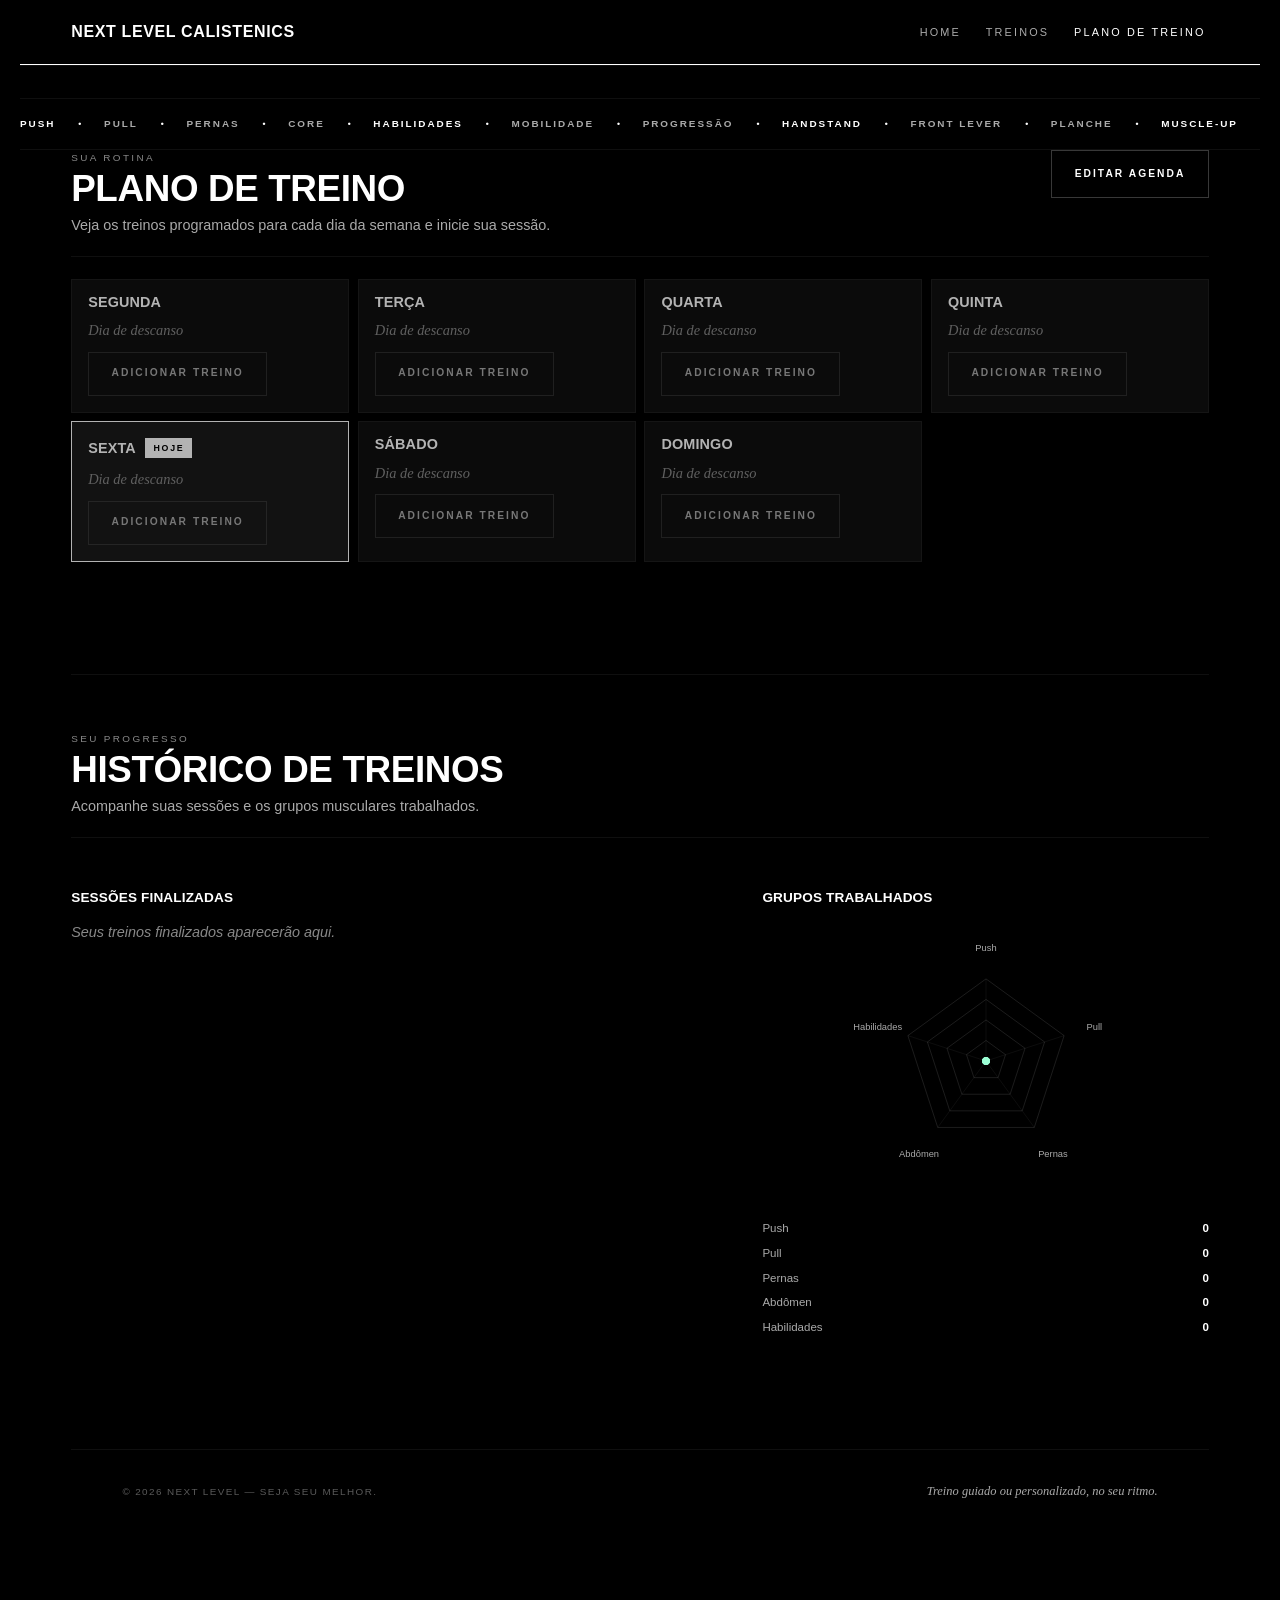
<file: Treinar.html>
<!DOCTYPE html>
<html lang="pt-BR">
    <head>
        <meta charset="UTF-8">
        <meta name="viewport" content="width=device-width, initial-scale=1.0">
        <title>Plano de treino — Blue Calistenics</title>
        <link rel="stylesheet" href="style.css">
    </head>
    <body>
      <main class="wrap">
        <header class="menu">
            <h1>Next Level Calistenics</h1>
            <nav>
                <ul>
                    <li><a href="index.html">Home</a></li>
                    <li><a href="Exercicios.html">Treinos</a></li>
                    <li><a href="Treinar.html" aria-current="page">Plano de treino</a></li>
                </ul>
            </nav>
        </header>
      <!-- TICKER -->
<div class="ticker" aria-hidden="true">
  <div class="ticker__track">

    <!-- Grupo 1 -->
    <div class="ticker__group">
      <span class="is-accent">Push</span><span class="dot">·</span>
      <span>Pull</span><span class="dot">·</span>
      <span>Pernas</span><span class="dot">·</span>
      <span>Core</span><span class="dot">·</span>
      <span class="is-accent">Habilidades</span><span class="dot">·</span>
      <span>Mobilidade</span><span class="dot">·</span>
      <span>Progressão</span><span class="dot">·</span>
      <span class="is-accent">Handstand</span><span class="dot">·</span>
      <span>Front Lever</span><span class="dot">·</span>
      <span>Planche</span><span class="dot">·</span>
      <span class="is-accent">Muscle-up</span><span class="dot">·</span>
      <span>Pistola</span><span class="dot">·</span>
      <span>Dragon Flag</span><span class="dot">·</span>
    </div>

    <!-- Grupo 2 (cópia exata — necessário para o loop ser contínuo) -->
    <div class="ticker__group">
      <span class="is-accent">Push</span><span class="dot">·</span>
      <span>Pull</span><span class="dot">·</span>
      <span>Pernas</span><span class="dot">·</span>
      <span>Core</span><span class="dot">·</span>
      <span class="is-accent">Habilidades</span><span class="dot">·</span>
      <span>Mobilidade</span><span class="dot">·</span>
      <span>Progressão</span><span class="dot">·</span>
      <span class="is-accent">Handstand</span><span class="dot">·</span>
      <span>Front Lever</span><span class="dot">·</span>
      <span>Planche</span><span class="dot">·</span>
      <span class="is-accent">Muscle-up</span><span class="dot">·</span>
      <span>Pistola</span><span class="dot">·</span>
      <span>Dragon Flag</span><span class="dot">·</span>
    </div>

  </div>
</div>
        <section id="agendaPessoal" class="card agenda-pessoal">
          <header class="agenda-pessoal-cabecalho">
            <div>
              <p class="sessao-sobretitulo">Sua rotina</p>
              <h2>Plano de treino</h2>
              <p class="desc">Veja os treinos programados para cada dia da semana e inicie sua sessão.</p>
            </div>
            <a class="btn" href="Exercicios.html">Editar agenda</a>
          </header>
          <div id="listaAgendaPessoal" class="lista-agenda-pessoal"></div>
        </section>

        <section id="progressoPessoal" class="card progresso-pessoal">
          <header class="agenda-pessoal-cabecalho">
            <div>
              <p class="sessao-sobretitulo">Seu progresso</p>
              <h2>Histórico de treinos</h2>
              <p class="desc">Acompanhe suas sessões e os grupos musculares trabalhados.</p>
            </div>
          </header>
          <div class="progresso-pessoal-grade">
            <section aria-labelledby="tituloHistorico">
              <h3 id="tituloHistorico" class="sub">Sessões finalizadas</h3>
              <div id="historicoTreinos" class="historico-treinos"></div>
            </section>
            <section aria-labelledby="tituloGrupos">
              <h3 id="tituloGrupos" class="sub">Grupos trabalhados</h3>
              <div id="graficoGrupos"></div>
            </section>
          </div>
        </section>

        <section id="sessaoTreino" class="card sessao-treino" hidden>
          <header class="sessao-cabecalho">
            <div>
              <p class="sessao-sobretitulo">Treinar agora</p>
              <h2 id="sessaoNome">Seu treino</h2>
            </div>
            <span id="sessaoNivel" class="tag-nivel">Nível</span>
          </header>

          <div id="sessaoAndamento">
            <p id="sessaoDescricao" class="desc"></p>

            <div class="sessao-metricas">
              <div class="sessao-metrica">
                <span>Tempo de treino</span>
                <strong id="sessaoTempo">00:00</strong>
              </div>
              <div class="sessao-metrica">
                <span>Exercícios concluídos</span>
                <strong id="sessaoContagem">0 / 0</strong>
              </div>
            </div>

            <div class="sessao-progresso" role="progressbar" aria-label="Progresso do treino" aria-valuemin="0" aria-valuemax="100" aria-valuenow="0">
              <span id="sessaoBarra"></span>
            </div>
            <div id="listaSessao" class="lista-sessao"></div>

            <div class="acoes-sessao">
              <a class="btn" href="Exercicios.html">Voltar aos treinos</a>
              <button class="btn primary" data-acao="finalizar-sessao">Finalizar treino</button>
            </div>
          </div>

          <div id="resumoTreino" class="resumo-treino" hidden>
            <div class="resumo-titulo">
              <span class="resumo-icone" aria-hidden="true">✓</span>
              <div>
                <h3>Treino finalizado!</h3>
                <p>Confira como foi sua sessão.</p>
              </div>
            </div>
            <div class="resumo-metricas">
              <div class="sessao-metrica">
                <span>Duração</span>
                <strong id="resumoDuracao">00:00</strong>
              </div>
              <div class="sessao-metrica">
                <span>Exercícios concluídos</span>
                <strong id="resumoConcluidos">0 / 0</strong>
              </div>
              <div class="sessao-metrica">
                <span>Progresso</span>
                <strong id="resumoProgresso">0%</strong>
              </div>
            </div>
            <h3 class="sub">Resultado por exercício</h3>
            <ul id="resumoExercicios" class="resumo-exercicios"></ul>
            <button class="btn primary" data-acao="voltar-agenda">Voltar à minha agenda</button>
          </div>
        </section>

        <footer class="footer">
          <span>© 2026 Next Level — Seja seu melhor.</span>
          <span>Treino guiado ou personalizado, no seu ritmo.</span>
        </footer>
      </main>
      <script src="exercises.js"></script>
    </body>
  </html>
</file>
<file: style.css>
/* ============================================================
   NEXT LEVEL CALISTENICS — Editorial Black Edition
   CSS reescrito · mobile-first · sistema de cor por grupo
   ============================================================ */

/* ============================================================
   01 · TOKENS
   ============================================================ */
:root{
  /* Cores base */
  --black:      #000000;
  --white:      #ffffff;
  --grey-800:   #111111;
  --grey-700:   #1a1a1a;
  --grey-500:   #888888;
  --grey-400:   #aaaaaa;
  --grey-300:   #cccccc;
  --line:       rgba(255,255,255,.12);
  --line-soft:  rgba(255,255,255,.06);
  --line-hard:  rgba(255,255,255,.22);

  /* Estados */
  --success:    #9cffd5;
  --danger:     #ff5a5a;

  /* Grupos musculares — cor como identidade */
  --cat-push:    #8fc9ff;
  --cat-pull:    #c9a4ff;
  --cat-pernas:  #ffb28f;
  --cat-abdomen: #ffd580;
  --cat-skills:  #9cffd5;
  --cat-outros:  #aaaaaa;

  /* Tipografia */
  --font-display: 'Archivo', 'Arial Black', 'Helvetica Neue', sans-serif;
  --font-serif:   'Playfair Display', Georgia, 'Times New Roman', serif;
  --font-body:    'Inter', 'Helvetica Neue', Arial, sans-serif;

  /* Escala fluida */
  --pad:        clamp(1.15rem, 4vw, 4rem);
  --section-y:  clamp(1.75rem, 5vw, 3.5rem);
  --gap-xs:     clamp(.35rem, .8vw, .5rem);
  --gap-sm:     clamp(.5rem, 1.2vw, .65rem);
  --gap:        clamp(.7rem, 1.6vw, 1rem);
  --gap-lg:     clamp(1.15rem, 3vw, 2rem);

  /* Alvos */
  --tap:        44px;
  --tap-lg:     48px;

  /* Motion */
  --ease:       cubic-bezier(.16, 1, .3, 1);
  --ease-out:   cubic-bezier(.22, 1, .36, 1);
}

/* ============================================================
   02 · RESET
   ============================================================ */
*, *::before, *::after{ box-sizing: border-box; }
html{ -webkit-text-size-adjust: 100%; scroll-behavior: smooth; }

body{
  margin: 0;
  padding-left:  env(safe-area-inset-left);
  padding-right: env(safe-area-inset-right);
  background: var(--black);
  color: var(--white);
  font-family: var(--font-body);
  font-weight: 300;
  font-size: 16px;
  line-height: 1.6;
  -webkit-font-smoothing: antialiased;
  -moz-osx-font-smoothing: grayscale;
  overflow-x: hidden;
  overscroll-behavior-x: none;
}

img, svg, video{ display: block; max-width: 100%; }
a{ color: inherit; text-decoration: none; }
button, input, select, textarea{ font: inherit; color: inherit; }
ul{ list-style: none; margin: 0; padding: 0; }
h1, h2, h3, h4, p{ margin: 0; }
::selection{ background: var(--white); color: var(--black); }

::-webkit-scrollbar{ width: 9px; }
::-webkit-scrollbar-track{ background: #000; }
::-webkit-scrollbar-thumb{ background: #1f1f1f; }
::-webkit-scrollbar-thumb:hover{ background: #333; }

[hidden]{ display: none !important; }

/* Alvos interativos sempre tocáveis */
button, .btn, .chip, .filtro, .btn-ico, .opcao, .ex-card, .item-treino, .treino-pronto{
  touch-action: manipulation;
  -webkit-tap-highlight-color: transparent;
}

/* Inputs com 16px — evita zoom no iOS */
input, select, textarea{ font-size: 16px; }

/* ============================================================
   03 · TIPOGRAFIA
   ============================================================ */
h1, h2, h3, h4{
  font-family: var(--font-display);
  font-stretch: 125%;
  font-weight: 800;
  text-transform: uppercase;
  line-height: .95;
  letter-spacing: -.01em;
  color: var(--white);
}
h1{ font-size: clamp(1.75rem, 6vw, 3rem); }
h2{ font-size: clamp(1.35rem, 3.4vw, 2.3rem); }
h3{ font-size: clamp(1rem, 1.8vw, 1.3rem); }
h4{ font-size: clamp(.85rem, 1.3vw, 1rem); }

.desc{
  max-width: 62ch;
  font-size: clamp(.9rem, 1.1vw, .98rem);
  line-height: 1.7;
  color: var(--grey-400);
}
.sub{
  margin: var(--gap-lg) 0 var(--gap);
  font-size: clamp(.85rem, 1.05vw, .98rem);
  letter-spacing: .01em;
}
.mut{ color: var(--grey-500); }
.vazio{
  color: var(--grey-500);
  font-style: italic;
  font-size: .9rem;
}
.hint{
  margin: var(--gap-lg) 0;
  padding-left: 1rem;
  border-left: 1px solid var(--line);
  font-size: .78rem;
  line-height: 1.7;
  color: var(--grey-500);
}
.hint b{ color: var(--grey-300); font-weight: 500; }

/* ============================================================
   04 · LAYOUT
   ============================================================ */
.wrap{
  width: 100%;
  max-width: 1240px;
  margin: 0 auto;
  padding: var(--section-y) var(--pad) clamp(2rem, 6vw, 5rem);
  min-width: 0;
}

.card{
  margin: var(--section-y) 0;
  padding: var(--section-y) 0;
  border-top: 1px solid var(--line-soft);
  min-width: 0;
}
.wrap > .card:first-of-type{
  margin-top: 0;
  padding-top: 0;
  border-top: 0;
}

.card > h2{
  display: flex;
  align-items: baseline;
  flex-wrap: wrap;
  gap: .6rem .8rem;
  margin-bottom: .75rem;
}
.card > h2 .num{
  font-family: var(--font-serif);
  font-style: italic;
  font-weight: 400;
  font-size: .85rem;
  letter-spacing: .05em;
  color: var(--grey-500);
  text-transform: none;
}

/* ============================================================
   05 · BOTÕES
   ============================================================ */
.btn{
  display: inline-flex;
  align-items: center;
  justify-content: center;
  gap: .55rem;
  min-height: var(--tap);
  padding: .75rem 1.4rem;
  font-family: var(--font-body);
  font-size: clamp(.62rem, .8vw, .68rem);
  font-weight: 600;
  letter-spacing: .2em;
  text-transform: uppercase;
  color: var(--white);
  background: transparent;
  border: 1px solid var(--line-hard);
  cursor: pointer;
  text-align: center;
  white-space: nowrap;
  transition: background .3s ease, color .3s ease, border-color .3s ease, transform .15s ease;
}
.btn:hover{ border-color: var(--white); background: rgba(255,255,255,.04); }
.btn:active{ transform: scale(.98); }

.btn.primary{ background: var(--white); color: var(--black); border-color: var(--white); }
.btn.primary:hover{ background: transparent; color: var(--white); }

.btn.danger{ border-color: rgba(255,90,90,.4); color: var(--danger); }
.btn.danger:hover{ border-color: var(--danger); background: rgba(255,60,60,.06); }

.btn.sel{ background: var(--white); color: var(--black); border-color: var(--white); }

.btn-ico{
  display: inline-flex;
  align-items: center;
  justify-content: center;
  width: 34px;
  height: 34px;
  padding: 0;
  background: transparent;
  border: 1px solid var(--line);
  color: var(--grey-400);
  font-size: .85rem;
  cursor: pointer;
  transition: color .3s ease, border-color .3s ease, background .3s ease, transform .15s ease;
}
.btn-ico:hover{ color: var(--white); border-color: var(--white); background: rgba(255,255,255,.05); }
.btn-ico:active{ transform: scale(.94); }

/* ============================================================
   06 · HEADER
   ============================================================ */
.menu{
  position: sticky;
  top: 0;
  z-index: 100;
  display: grid;
  grid-template-columns: 1fr;
  gap: .85rem;
  padding: 1rem var(--pad);
  text-align: center;
  background: rgba(0,0,0,.78);
  -webkit-backdrop-filter: blur(14px);
  backdrop-filter: blur(14px);
  border-bottom: 1px solid var(--line-soft);
}

/* Quando dentro do .wrap, quebra o padding */
.wrap > .menu{
  margin: calc(var(--section-y) * -1) calc(var(--pad) * -1) var(--gap-lg);
  padding: 1rem var(--pad);
}

.menu h1{
  font-family: var(--font-display);
  font-stretch: 125%;
  font-weight: 800;
  text-transform: uppercase;
  font-size: .92rem;
  letter-spacing: .04em;
  line-height: 1.15;
  margin: 0;
}

.menu nav ul{
  display: flex;
  justify-content: center;
  flex-wrap: nowrap;
  gap: .5rem;
  overflow-x: auto;
  padding: .15rem .25rem;
  scrollbar-width: none;
  -webkit-overflow-scrolling: touch;
}
.menu nav ul::-webkit-scrollbar{ display: none; }

.menu nav a{
  flex: 0 0 auto;
  display: inline-flex;
  align-items: center;
  min-height: 38px;
  padding: .55rem .85rem;
  font-size: .62rem;
  font-weight: 500;
  letter-spacing: .14em;
  text-transform: uppercase;
  color: var(--grey-400);
  border: 1px solid var(--line);
  transition: color .25s ease, background .25s ease, border-color .25s ease;
}
.menu nav a:hover{ color: var(--white); border-color: var(--line-hard); }
.menu nav a[aria-current="page"]{
  color: var(--black);
  background: var(--white);
  border-color: var(--white);
}

/* ============================================================
   07 · TICKER
   ============================================================ */
.ticker{
  position: relative;
  overflow: hidden;
  padding: .8rem 0;
  background: var(--black);
  border-top: 1px solid var(--line-soft);
  border-bottom: 1px solid var(--line-soft);
  margin-left: calc(var(--pad) * -1);
  margin-right: calc(var(--pad) * -1);
  margin-bottom: 0;
}

.ticker__track{
  display: flex;
  width: max-content;
  animation: marquee 34s linear infinite;
  will-change: transform;
}
.ticker:hover .ticker__track{ animation-play-state: paused; }

.ticker__group{
  display: flex;
  align-items: center;
  gap: 1.4rem;
  padding-right: 1.4rem;
  flex-shrink: 0;
}

.ticker__group span{
  font-family: var(--font-display);
  font-stretch: 125%;
  font-weight: 800;
  text-transform: uppercase;
  font-size: .62rem;
  letter-spacing: .2em;
  color: var(--grey-400);
  white-space: nowrap;
}
.ticker__group span.is-accent{ color: var(--white); }
.ticker__group .dot{
  font-family: var(--font-serif);
  font-style: italic;
  font-size: .95rem;
  letter-spacing: 0;
  color: var(--white);
}

@keyframes marquee{
  from{ transform: translateX(0); }
  to  { transform: translateX(-50%); }
}

/* ============================================================
   08 · PASSO 1 — MODO
   ============================================================ */
.grid-2{
  display: grid;
  grid-template-columns: 1fr;
  gap: var(--gap-sm);
  margin-top: var(--gap-lg);
}

.opcao{
  display: flex;
  flex-direction: column;
  gap: .65rem;
  padding: clamp(1.15rem, 3vw, 2.2rem);
  text-align: left;
  background: var(--grey-800);
  border: 1px solid var(--line);
  cursor: pointer;
  transition: background .35s var(--ease), border-color .35s var(--ease), transform .25s var(--ease);
}
.opcao:hover{ background: var(--grey-700); border-color: var(--line-hard); transform: translateY(-2px); }
.opcao:active{ transform: translateY(0); }
.opcao.sel{ background: var(--white); color: var(--black); border-color: var(--white); }

.opcao .ico{
  font-family: var(--font-serif);
  font-style: italic;
  font-size: clamp(1.2rem, 2vw, 1.6rem);
  line-height: 1;
  margin-bottom: .25rem;
}
.opcao strong{
  font-family: var(--font-display);
  font-stretch: 125%;
  font-weight: 800;
  text-transform: uppercase;
  font-size: clamp(1rem, 1.7vw, 1.4rem);
  line-height: 1.1;
  letter-spacing: -.01em;
}
.opcao small{
  font-size: clamp(.78rem, 1vw, .85rem);
  line-height: 1.55;
  color: var(--grey-400);
}
.opcao.sel small{ color: #333; }

/* ============================================================
   09 · FILTROS DE NÍVEL
   ============================================================ */
.filtro-niveis{
  display: grid;
  grid-template-columns: repeat(3, 1fr);
  gap: .5rem;
  margin: var(--gap-lg) 0;
}

.filtro{
  display: inline-flex;
  align-items: center;
  justify-content: center;
  min-height: var(--tap);
  padding: .55rem .5rem;
  font-size: .62rem;
  font-weight: 500;
  letter-spacing: .12em;
  text-transform: uppercase;
  color: var(--grey-500);
  background: transparent;
  border: 1px solid var(--line);
  cursor: pointer;
  text-align: center;
  transition: color .25s ease, border-color .25s ease, background .25s ease;
}
.filtro:hover{ color: var(--white); border-color: var(--line-hard); }
.filtro.sel{
  color: var(--black);
  background: var(--white);
  border-color: var(--white);
}

/* ============================================================
   10 · TREINOS PRONTOS
   ============================================================ */
.lista-prontos{
  display: grid;
  grid-template-columns: 1fr;
  gap: var(--gap-sm);
}

.treino-pronto{
  display: flex;
  flex-direction: column;
  gap: .85rem;
  padding: clamp(1.15rem, 3vw, 2rem);
  background: var(--grey-800);
  border: 1px solid var(--line-soft);
  transition: border-color .35s var(--ease), background .35s var(--ease);
}
.treino-pronto:hover{ border-color: var(--line-hard); background: var(--grey-700); }

.tp-head{
  display: flex;
  flex-wrap: wrap;
  align-items: flex-start;
  justify-content: space-between;
  gap: .55rem .85rem;
}
.tp-head h3{ flex: 1 1 auto; min-width: 0; font-size: 1.05rem; }

.tag-nivel{
  display: inline-block;
  padding: .3rem .6rem;
  font-size: .58rem;
  font-weight: 500;
  letter-spacing: .2em;
  text-transform: uppercase;
  color: var(--white);
  border: 1px solid var(--line-hard);
  white-space: nowrap;
}

.tp-desc{
  font-family: var(--font-serif);
  font-style: italic;
  font-size: .92rem;
  line-height: 1.55;
  color: var(--grey-300);
}
.tp-info{
  font-size: .72rem;
  letter-spacing: .05em;
  color: var(--grey-500);
}
.tp-info b{ color: var(--grey-400); font-weight: 500; }

.tp-exercicios{
  display: flex;
  flex-wrap: wrap;
  gap: .35rem .85rem;
}
.tp-exercicios li{
  position: relative;
  padding-left: .9rem;
  font-size: .78rem;
  color: var(--grey-400);
}
.tp-exercicios li::before{
  content: '·';
  position: absolute;
  left: 0;
  color: var(--grey-500);
}

.tp-acoes{
  display: grid;
  grid-template-columns: 1fr;
  gap: .55rem;
  margin-top: auto;
}
.tp-acoes .btn{ width: 100%; min-height: var(--tap-lg); }

/* ============================================================
   11 · FORMULÁRIO — criar treino
   ============================================================ */
.form-treino{
  display: grid;
  grid-template-columns: 1fr;
  gap: var(--gap-lg);
  margin: var(--gap-lg) 0;
}

.campo{
  display: flex;
  flex-direction: column;
  gap: .4rem;
  min-width: 0;
}
.campo > span{
  font-size: .62rem;
  font-weight: 500;
  letter-spacing: .2em;
  text-transform: uppercase;
  color: var(--grey-500);
}
.campo input,
.campo select{
  width: 100%;
  padding: .85rem 0;
  background: transparent;
  border: 0;
  border-bottom: 1px solid var(--line-hard);
  color: var(--white);
  font-size: 16px;
  outline: none;
  transition: border-color .35s ease;
  min-width: 0;
}
.campo input:focus,
.campo select:focus{ border-bottom-color: var(--white); }
.campo select{
  cursor: pointer;
  appearance: none;
  padding-right: 2rem;
  background-image:
    linear-gradient(45deg, transparent 50%, var(--grey-500) 50%),
    linear-gradient(135deg, var(--grey-500) 50%, transparent 50%);
  background-position: calc(100% - 14px) center, calc(100% - 9px) center;
  background-size: 5px 5px, 5px 5px;
  background-repeat: no-repeat;
}
.campo select option{ background: var(--grey-800); color: var(--white); }

/* ============================================================
   12 · EXERCÍCIO ADICIONADO (.ex)
   ============================================================ */
.lista-exercicios{
  display: flex;
  flex-direction: column;
  gap: var(--gap-sm);
  margin-bottom: var(--gap-lg);
}

.ex{
  padding: 1.15rem;
  background: var(--grey-800);
  border: 1px solid var(--line-soft);
}

.ex-top{
  display: flex;
  flex-wrap: wrap;
  align-items: center;
  gap: .4rem .5rem;
  margin-bottom: .65rem;
}
.ex-nome{
  flex: 1 1 auto;
  min-width: 0;
  font-family: var(--font-display);
  font-stretch: 125%;
  font-weight: 800;
  text-transform: uppercase;
  font-size: .88rem;
  letter-spacing: -.005em;
  line-height: 1.2;
}

.tag{
  display: inline-block;
  padding: .22rem .55rem;
  font-size: .55rem;
  font-weight: 500;
  letter-spacing: .18em;
  text-transform: uppercase;
  color: var(--grey-400);
  border: 1px solid var(--line);
  white-space: nowrap;
}
.tag-Push   { color: var(--cat-push);    border-color: rgba(143,201,255,.4); }
.tag-Pull   { color: var(--cat-pull);    border-color: rgba(201,164,255,.4); }
.tag-Pernas { color: var(--cat-pernas);  border-color: rgba(255,178,143,.4); }
.tag-Hab    { color: var(--cat-skills);  border-color: rgba(156,255,213,.4); }

.ex-exec{
  font-size: .8rem;
  color: var(--grey-400);
  margin-bottom: .65rem;
}
.ex-exec b{ color: var(--grey-300); font-weight: 500; }

.ex-det{
  font-size: .76rem;
  color: var(--grey-500);
  margin-bottom: .85rem;
}
.ex-det summary{
  cursor: pointer;
  padding: .4rem 0;
  color: var(--grey-400);
  font-style: italic;
  list-style: none;
  transition: color .3s ease;
}
.ex-det summary:hover{ color: var(--white); }
.ex-det summary::-webkit-details-marker{ display: none; }
.ex-det summary::before{ content: '+ '; font-family: var(--font-serif); color: var(--white); }
.ex-det[open] summary::before{ content: '− '; }
.ex-det p{
  padding: .5rem 0 .5rem 1rem;
  margin: .3rem 0;
  border-left: 1px solid var(--line);
  line-height: 1.6;
}

.ex-campos{
  display: grid;
  grid-template-columns: 1fr 1fr;
  gap: .55rem .75rem;
  padding-top: .85rem;
  border-top: 1px solid var(--line-soft);
}
.ex-campos label{
  display: flex;
  flex-direction: column;
  gap: .3rem;
  font-size: .58rem;
  font-weight: 500;
  letter-spacing: .16em;
  text-transform: uppercase;
  color: var(--grey-500);
  min-width: 0;
}
.ex-campos input{
  width: 100%;
  padding: .55rem 0;
  background: transparent;
  border: 0;
  border-bottom: 1px solid var(--line);
  color: var(--white);
  font-size: 16px;
  outline: none;
  transition: border-color .3s ease;
  min-width: 0;
}
.ex-campos input:focus{ border-bottom-color: var(--white); }

/* ============================================================
   13 · SELETOR VISUAL DE EXERCÍCIOS
   ============================================================ */
.seletor-exercicios{
  margin: var(--gap-lg) 0;
  padding: 1.15rem;
  background: var(--grey-800);
  border: 1px solid var(--line-soft);
}

.seletor-filtros{
  display: flex;
  flex-direction: column;
  gap: 1rem;
  margin-bottom: 1.15rem;
  padding-bottom: 1.15rem;
  border-bottom: 1px solid var(--line-soft);
}

.filtros-linha{
  display: flex;
  flex-direction: column;
  align-items: stretch;
  gap: .55rem;
}

.filtros-label{
  font-size: .58rem;
  font-weight: 500;
  letter-spacing: .2em;
  text-transform: uppercase;
  color: var(--grey-500);
}

.chip-group{
  display: flex;
  flex-wrap: nowrap;
  gap: .45rem;
  overflow-x: auto;
  padding: .25rem 0 .4rem;
  scrollbar-width: none;
  -webkit-overflow-scrolling: touch;
}
.chip-group::-webkit-scrollbar{ display: none; }

.chip{
  flex: 0 0 auto;
  display: inline-flex;
  align-items: center;
  min-height: 42px;
  padding: .55rem 1rem;
  background: transparent;
  border: 1px solid var(--line);
  color: var(--grey-400);
  font-size: .62rem;
  font-weight: 500;
  letter-spacing: .12em;
  text-transform: uppercase;
  cursor: pointer;
  transition: color .25s ease, border-color .25s ease, background .25s ease;
}
.chip:hover{ color: var(--white); border-color: var(--line-hard); }
.chip.is-active{ color: var(--black); background: var(--white); border-color: var(--white); }

/* Ponto colorido nos chips de grupo */
.chip[data-grupo]:not([data-grupo="todos"])::before{
  content: '';
  display: inline-block;
  width: 6px;
  height: 6px;
  border-radius: 50%;
  margin-right: .5rem;
  background: var(--dot, var(--grey-500));
  transition: background .25s ease;
}
.chip[data-grupo="Push"]::before        { --dot: var(--cat-push); }
.chip[data-grupo="Pull"]::before        { --dot: var(--cat-pull); }
.chip[data-grupo="Pernas"]::before      { --dot: var(--cat-pernas); }
.chip[data-grupo="Abdômen"]::before     { --dot: var(--cat-abdomen); }
.chip[data-grupo="Habilidades"]::before { --dot: var(--cat-skills); }
.chip[data-grupo].is-active::before     { background: var(--black); }

/* Chip ativo assume a cor do grupo */
.chip[data-grupo="Push"].is-active{
  background: var(--cat-push); border-color: var(--cat-push); color: var(--black);
}
.chip[data-grupo="Pull"].is-active{
  background: var(--cat-pull); border-color: var(--cat-pull); color: var(--black);
}
.chip[data-grupo="Pernas"].is-active{
  background: var(--cat-pernas); border-color: var(--cat-pernas); color: var(--black);
}
.chip[data-grupo="Abdômen"].is-active{
  background: var(--cat-abdomen); border-color: var(--cat-abdomen); color: var(--black);
}
.chip[data-grupo="Habilidades"].is-active{
  background: var(--cat-skills); border-color: var(--cat-skills); color: var(--black);
}

.busca-exercicio{
  width: 100%;
  padding: .7rem 0;
  background: transparent;
  border: 0;
  border-bottom: 1px solid var(--line-hard);
  color: var(--white);
  font-size: 16px;
  outline: none;
  transition: border-color .3s ease;
}
.busca-exercicio::placeholder{ color: #555; }
.busca-exercicio:focus{ border-bottom-color: var(--white); }

.seletor-info{
  margin: 0 0 .85rem;
  font-size: .6rem;
  letter-spacing: .14em;
  text-transform: uppercase;
  color: var(--grey-500);
}
.seletor-info strong{ color: var(--white); font-weight: 500; }

.seletor-resultado{
  display: grid;
  grid-template-columns: 1fr;
  gap: .55rem;
  max-height: 62vh;
  overflow-y: auto;
  padding-right: .25rem;
  -webkit-overflow-scrolling: touch;
}
.seletor-resultado::-webkit-scrollbar{ width: 6px; }
.seletor-resultado::-webkit-scrollbar-thumb{ background: #222; }
.seletor-resultado::-webkit-scrollbar-thumb:hover{ background: #333; }

/* Cartão de exercício — com faixa colorida à esquerda */
.ex-card{
  position: relative;
  display: grid;
  grid-template-columns: 1fr auto;
  grid-template-areas:
    "cat cat"
    "nome add";
  align-items: center;
  gap: .5rem .75rem;
  width: 100%;
  min-height: 78px;
  padding: .95rem 1rem .95rem 1.15rem;
  background: var(--black);
  border: 1px solid var(--line-soft);
  border-left: 4px solid var(--grey-700);
  color: var(--white);
  cursor: pointer;
  text-align: left;
  transition: background .25s ease, border-color .25s ease, transform .15s ease;
}
.ex-card:hover{ background: var(--grey-700); }
.ex-card:active{ transform: scale(.995); }

/* Faixa colorida consoante o grupo — usa :has() */
.ex-card:has(.ex-card__cat--push)    { border-left-color: var(--cat-push); }
.ex-card:has(.ex-card__cat--pull)    { border-left-color: var(--cat-pull); }
.ex-card:has(.ex-card__cat--pernas)  { border-left-color: var(--cat-pernas); }
.ex-card:has(.ex-card__cat--abdomen) { border-left-color: var(--cat-abdomen); }
.ex-card:has(.ex-card__cat--skills)  { border-left-color: var(--cat-skills); }

.ex-card:has(.ex-card__cat--push):hover    { background: rgba(143,201,255,.06); }
.ex-card:has(.ex-card__cat--pull):hover    { background: rgba(201,164,255,.06); }
.ex-card:has(.ex-card__cat--pernas):hover  { background: rgba(255,178,143,.06); }
.ex-card:has(.ex-card__cat--abdomen):hover { background: rgba(255,213,128,.06); }
.ex-card:has(.ex-card__cat--skills):hover  { background: rgba(156,255,213,.06); }

.ex-card__cat{
  grid-area: cat;
  justify-self: start;
  display: inline-block;
  padding: .22rem .55rem;
  font-size: .55rem;
  font-weight: 600;
  letter-spacing: .18em;
  text-transform: uppercase;
  color: var(--grey-400);
  border: 1px solid var(--line);
  white-space: nowrap;
}
.ex-card__cat--push    { color: var(--cat-push);    border-color: rgba(143,201,255,.35); }
.ex-card__cat--pull    { color: var(--cat-pull);    border-color: rgba(201,164,255,.35); }
.ex-card__cat--pernas  { color: var(--cat-pernas);  border-color: rgba(255,178,143,.35); }
.ex-card__cat--abdomen { color: var(--cat-abdomen); border-color: rgba(255,213,128,.35); }
.ex-card__cat--skills  { color: var(--cat-skills);  border-color: rgba(156,255,213,.35); }
.ex-card__cat--outros  { color: var(--grey-400); }

.ex-card__nome{
  grid-area: nome;
  min-width: 0;
  font-family: var(--font-display);
  font-stretch: 125%;
  font-weight: 800;
  text-transform: uppercase;
  font-size: .82rem;
  line-height: 1.25;
  letter-spacing: -.005em;
  white-space: normal;
  overflow: hidden;
  text-overflow: ellipsis;
}

.ex-card__nivel{
  display: none;    /* em mobile o grupo é mais importante que o nível */
  font-family: var(--font-serif);
  font-style: italic;
  font-size: .8rem;
  color: var(--grey-500);
  white-space: nowrap;
}

.ex-card__add{
  grid-area: add;
  display: inline-flex;
  align-items: center;
  justify-content: center;
  width: 34px;
  height: 34px;
  border-radius: 50%;
  border: 1px solid currentColor;
  font-size: 1.1rem;
  line-height: 1;
  color: var(--grey-400);
  transition: background .25s ease, color .25s ease, border-color .25s ease;
}

/* [+] assume a cor do grupo */
.ex-card:has(.ex-card__cat--push)    .ex-card__add{ color: var(--cat-push); }
.ex-card:has(.ex-card__cat--pull)    .ex-card__add{ color: var(--cat-pull); }
.ex-card:has(.ex-card__cat--pernas)  .ex-card__add{ color: var(--cat-pernas); }
.ex-card:has(.ex-card__cat--abdomen) .ex-card__add{ color: var(--cat-abdomen); }
.ex-card:has(.ex-card__cat--skills)  .ex-card__add{ color: var(--cat-skills); }

.ex-card:hover .ex-card__add{
  background: var(--white);
  color: var(--black);
  border-color: var(--white);
}

.ex-card.added{ background: var(--grey-700); border-left-color: var(--success); }
.ex-card.added .ex-card__add{
  background: var(--success);
  color: var(--black);
  border-color: var(--success);
}

.seletor-hidden{
  position: absolute !important;
  width: 1px; height: 1px;
  padding: 0; margin: -1px;
  overflow: hidden;
  clip: rect(0,0,0,0);
  white-space: nowrap;
  border: 0;
  pointer-events: none;
}

/* ============================================================
   14 · MEUS TREINOS CRIADOS
   ============================================================ */
.acoes-criar{
  display: grid;
  grid-template-columns: 1fr;
  gap: .65rem;
  margin: var(--gap-lg) 0;
}
.acoes-criar .btn{ width: 100%; min-height: var(--tap-lg); }

.lista-meus-treinos{
  display: flex;
  flex-direction: column;
  gap: .55rem;
}

.meu-treino{
  position: relative;
  display: flex;
  flex-direction: column;
  gap: .55rem;
  padding: 1rem 3.25rem 1rem 1rem;
  background: var(--grey-800);
  border: 1px solid var(--line-soft);
}
.meu-treino b{
  min-width: 0;
  font-family: var(--font-display);
  font-stretch: 125%;
  font-weight: 800;
  text-transform: uppercase;
  font-size: .9rem;
  letter-spacing: -.005em;
  line-height: 1.2;
}
.meu-treino span{
  font-size: .72rem;
  color: var(--grey-500);
}
.meu-treino .btn{
  width: 100%;
  min-height: var(--tap);
}
.meu-treino .btn-ico{
  position: absolute;
  top: .85rem;
  right: .85rem;
  width: 34px;
  height: 34px;
}

/* ============================================================
   15 · AGENDA
   ============================================================ */
.agenda-top{
  display: grid;
  grid-template-columns: 1fr 1fr;
  gap: .75rem;
  margin: var(--gap-lg) 0;
  align-items: stretch;
}

.vista-toggle{
  display: grid;
  grid-template-columns: 1fr 1fr;
  gap: .5rem;
  grid-column: 1 / -1;
}
.vista-toggle .btn{ width: 100%; }

.grade-semanal{
  display: grid;
  grid-template-columns: 1fr;
  gap: .55rem;
  margin: var(--gap-lg) 0;
}

.dia-agenda{
  padding: .95rem 1rem;
  background: var(--grey-800);
  border: 1px solid var(--line-soft);
  transition: border-color .3s ease;
}
.dia-agenda:hover{ border-color: var(--line-hard); }

.dia-agenda-head{
  display: flex;
  align-items: center;
  justify-content: space-between;
  gap: .5rem;
  margin-bottom: .6rem;
}
.dia-agenda-head b{
  font-family: var(--font-display);
  font-stretch: 125%;
  font-weight: 800;
  text-transform: uppercase;
  font-size: .82rem;
  letter-spacing: .01em;
}
.dia-agenda-head .btn-ico{
  width: 38px;
  height: 38px;
}

.slot-treino{
  padding: .65rem .75rem;
  background: var(--black);
  border: 1px dashed var(--line);
  color: var(--grey-500);
  text-align: center;
  font-size: .78rem;
  transition: color .3s ease, border-color .3s ease;
}
.slot-treino.treinado{
  font-family: var(--font-serif);
  font-style: italic;
  font-size: .86rem;
  color: var(--white);
  border-style: solid;
  border-color: var(--line-hard);
}

/* ============================================================
   16 · CALENDÁRIO MENSAL
   ============================================================ */
.calendario{ margin: var(--gap-lg) 0; }

.cal-semana,
.cal-dias{
  display: grid;
  grid-template-columns: repeat(7, 1fr);
  gap: .2rem;
}
.cal-semana{ margin-bottom: .3rem; }
.cal-semana span{
  padding: .3rem .1rem;
  text-align: center;
  font-size: .52rem;
  font-weight: 500;
  letter-spacing: .08em;
  text-transform: uppercase;
  color: var(--grey-500);
}

.cal-dia{
  position: relative;
  min-height: 46px;
  padding: .3rem;
  background: var(--grey-800);
  border: 1px solid var(--line-soft);
  font-size: .7rem;
  transition: border-color .3s ease;
  overflow: hidden;
}
.cal-dia:hover{ border-color: var(--line-hard); }
.cal-dia.vazio{ background: transparent; border-color: transparent; }
.cal-dia.tem-treino{ background: var(--grey-700); border-color: var(--line-hard); }

.cal-num{
  display: block;
  margin-bottom: .1rem;
  font-family: var(--font-serif);
  font-style: italic;
  font-size: .68rem;
  color: var(--grey-400);
}
.cal-dia.tem-treino .cal-num{ color: var(--white); }

.cal-treino{
  display: -webkit-box;
  -webkit-line-clamp: 2;
  -webkit-box-orient: vertical;
  overflow: hidden;
  font-size: .48rem;
  line-height: 1.2;
  color: var(--grey-400);
  text-transform: uppercase;
  letter-spacing: 0;
}

.acoes-agenda{
  display: grid;
  grid-template-columns: 1fr;
  gap: .65rem;
  margin-top: var(--gap-lg);
}
.acoes-agenda .btn{ width: 100%; min-height: var(--tap-lg); }

/* ============================================================
   17 · RODAPÉ
   ============================================================ */
.rodape{
  margin-top: var(--gap-lg);
  padding-top: var(--gap-lg);
  border-top: 1px solid var(--line-soft);
  font-size: .68rem;
  letter-spacing: .14em;
  text-transform: uppercase;
  color: #5a5a5a;
  text-align: center;
}

.footer{
  display: flex;
  flex-direction: column;
  gap: .6rem;
  align-items: center;
  justify-content: space-between;
  margin-top: var(--gap-lg);
  padding: var(--gap-lg) var(--pad) calc(var(--gap-lg) + env(safe-area-inset-bottom));
  border-top: 1px solid var(--line-soft);
  text-align: center;
  font-size: .62rem;
  letter-spacing: .14em;
  text-transform: uppercase;
  color: #5a5a5a;
}
.footer span:last-child{
  font-family: var(--font-serif);
  font-style: italic;
  font-size: .78rem;
  letter-spacing: 0;
  text-transform: none;
  color: var(--grey-400);
}

/* ============================================================
   18 · MODAIS (bottom-sheet em mobile)
   ============================================================ */
.modal{
  display: none;
  position: fixed;
  inset: 0;
  z-index: 500;
  padding: 0;
  background: rgba(0,0,0,.85);
  -webkit-backdrop-filter: blur(8px);
  backdrop-filter: blur(8px);
  align-items: flex-end;
  justify-content: center;
}

.modal-box{
  width: 100%;
  max-width: 640px;
  max-height: 90vh;
  overflow-y: auto;
  padding:
    1.35rem
    1.25rem
    calc(1.35rem + env(safe-area-inset-bottom));
  background: var(--black);
  border: 1px solid var(--line-hard);
  border-radius: 0;
  animation: sheetUp .32s var(--ease-out);
  -webkit-overflow-scrolling: touch;
}
@keyframes sheetUp{
  from{ transform: translateY(24px); opacity: 0; }
  to  { transform: translateY(0);    opacity: 1; }
}

.modal-head{
  display: flex;
  align-items: center;
  justify-content: space-between;
  gap: .75rem;
  margin-bottom: .85rem;
}
.modal-head h3{ font-size: clamp(1.05rem, 1.8vw, 1.35rem); }

.modal-lista{
  display: flex;
  flex-direction: column;
  gap: .55rem;
  margin-top: .9rem;
}
.modal-lista h4{
  margin: 1.25rem 0 .5rem;
  font-family: var(--font-body);
  font-stretch: 100%;
  font-size: .66rem;
  font-weight: 500;
  letter-spacing: .24em;
  text-transform: uppercase;
  color: var(--grey-500);
}
.modal-lista h4:first-child{ margin-top: 0; }

.item-treino{
  display: flex;
  flex-direction: column;
  gap: .3rem;
  width: 100%;
  min-height: 62px;
  padding: 1rem 1.05rem;
  text-align: left;
  background: transparent;
  border: 1px solid var(--line-soft);
  color: var(--white);
  cursor: pointer;
  transition: background .3s ease, border-color .3s ease;
}
.item-treino:hover{ background: var(--grey-800); border-color: var(--line-hard); }
.item-treino b{
  font-family: var(--font-display);
  font-stretch: 125%;
  font-weight: 800;
  text-transform: uppercase;
  font-size: .84rem;
  letter-spacing: .01em;
  line-height: 1.2;
}
.item-treino span{
  font-size: .7rem;
  letter-spacing: .05em;
  color: var(--grey-500);
}

/* Dias de agendamento */
.dias-agendamento{
  display: grid;
  grid-template-columns: 1fr 1fr;
  gap: .55rem;
  margin: var(--gap-lg) 0;
}
.dia-agendamento{
  display: grid;
  grid-template-columns: auto 1fr;
  align-items: center;
  gap: .2rem .65rem;
  padding: .85rem;
  border: 1px solid var(--line-soft);
  background: var(--grey-800);
  cursor: pointer;
  transition: border-color .25s ease, background .25s ease;
}
.dia-agendamento:has(input:checked){
  border-color: var(--line-hard);
  background: var(--grey-700);
}
.dia-agendamento input{ accent-color: var(--white); }
.dia-agendamento span{ font-size: .78rem; font-weight: 500; }
.dia-agendamento small{ grid-column: 2; color: var(--grey-500); font-size: .62rem; }

/* ============================================================
   19 · SESSÃO DE TREINO
   ============================================================ */
.sessao-treino{ margin-top: .5rem; }

.sessao-cabecalho{
  display: flex;
  flex-direction: column;
  gap: .65rem;
  margin-bottom: 1.15rem;
  padding-bottom: 1.15rem;
  border-bottom: 1px solid var(--line-soft);
}
.sessao-cabecalho h2{ font-size: clamp(1.35rem, 3vw, 2.3rem); }

.sessao-sobretitulo{
  margin-bottom: .4rem;
  font-size: .62rem;
  font-weight: 500;
  letter-spacing: .24em;
  text-transform: uppercase;
  color: var(--grey-500);
}

.sessao-metricas,
.resumo-metricas{
  display: grid;
  grid-template-columns: repeat(2, 1fr);
  gap: .55rem;
  margin: 1.15rem 0;
}

.sessao-metrica{
  display: flex;
  flex-direction: column;
  gap: .25rem;
  padding: .95rem 1rem;
  background: var(--grey-800);
  border: 1px solid var(--line-soft);
  min-width: 0;
}
.sessao-metrica span{
  font-size: .56rem;
  font-weight: 500;
  letter-spacing: .18em;
  text-transform: uppercase;
  color: var(--grey-500);
}
.sessao-metrica strong{
  font-family: var(--font-display);
  font-stretch: 125%;
  font-weight: 800;
  font-size: clamp(1.05rem, 1.5vw, 1.3rem);
  letter-spacing: -.01em;
  font-variant-numeric: tabular-nums;
}

.sessao-progresso{
  position: relative;
  height: 3px;
  margin: .75rem 0 1.35rem;
  background: var(--grey-800);
  overflow: hidden;
}
.sessao-progresso > span{
  display: block;
  height: 100%;
  width: 0;
  background: var(--white);
  transition: width .55s var(--ease);
}

.lista-sessao{
  display: flex;
  flex-direction: column;
  gap: .55rem;
  margin: 1.35rem 0;
}

.sessao-exercicio{
  display: flex;
  flex-direction: column;
  gap: .85rem;
  padding: 1.15rem;
  background: var(--grey-800);
  border: 1px solid var(--line-soft);
  transition: background .3s ease, border-color .3s ease;
}
.sessao-exercicio.feito{
  background: var(--grey-700);
  border-color: var(--line-hard);
  opacity: .7;
}

.sessao-exercicio-info{ min-width: 0; }
.sessao-numero{
  display: block;
  margin-bottom: .25rem;
  font-family: var(--font-serif);
  font-style: italic;
  font-size: .78rem;
  color: var(--grey-500);
}
.sessao-exercicio-info h3{ font-size: .95rem; margin-bottom: .3rem; }
.sessao-exercicio-info p{ font-size: .76rem; color: var(--grey-500); letter-spacing: .05em; }

.sessao-exercicio-info details{
  margin-top: .4rem;
  font-size: .76rem;
  color: var(--grey-500);
}
.sessao-exercicio-info summary{
  cursor: pointer;
  color: var(--grey-400);
  font-style: italic;
  list-style: none;
}
.sessao-exercicio-info summary::-webkit-details-marker{ display: none; }
.sessao-exercicio-info summary::before{ content: '+ '; font-family: var(--font-serif); color: var(--white); }
.sessao-exercicio-info details[open] summary::before{ content: '− '; }
.sessao-exercicio-info details p{
  padding: .5rem 0 .5rem 1rem;
  margin-top: .35rem;
  border-left: 1px solid var(--line);
}

.sessao-exercicio .btn{ width: 100%; min-height: var(--tap-lg); }

.acoes-sessao{
  display: grid;
  grid-template-columns: 1fr;
  gap: .65rem;
  margin-top: 1.35rem;
  padding-top: 1.35rem;
  border-top: 1px solid var(--line-soft);
}
.acoes-sessao .btn{ width: 100%; min-height: var(--tap-lg); }

/* ============================================================
   20 · RESUMO DE TREINO
   ============================================================ */
.resumo-treino{ margin-top: .5rem; }

.resumo-titulo{
  display: flex;
  align-items: flex-start;
  gap: .85rem;
  padding: 1.35rem 0;
  margin-bottom: 1.15rem;
  border-bottom: 1px solid var(--line-soft);
}
.resumo-icone{
  display: inline-flex;
  align-items: center;
  justify-content: center;
  flex: 0 0 auto;
  width: 42px;
  height: 42px;
  border: 1px solid var(--white);
  border-radius: 50%;
  font-size: 1rem;
  color: var(--white);
}
.resumo-titulo h3{ font-size: clamp(1.05rem, 1.7vw, 1.5rem); margin-bottom: .2rem; }
.resumo-titulo p{ font-family: var(--font-serif); font-style: italic; font-size: .88rem; color: var(--grey-400); }

.resumo-exercicios{
  display: flex;
  flex-direction: column;
  gap: .4rem;
  margin: 1rem 0 1.5rem;
}
.resumo-exercicios li{
  display: flex;
  align-items: center;
  justify-content: space-between;
  gap: .85rem;
  padding: .8rem .95rem;
  background: var(--grey-800);
  border: 1px solid var(--line-soft);
  font-size: .82rem;
}
.resumo-exercicios li.feito{ border-left: 2px solid var(--success); }
.resumo-exercicios li.nao-feito{ border-left: 2px solid var(--danger); }
.resumo-exercicios li b{
  font-size: .62rem;
  font-weight: 500;
  letter-spacing: .18em;
  text-transform: uppercase;
  white-space: nowrap;
}
.resumo-exercicios li.feito b{ color: var(--success); }
.resumo-exercicios li.nao-feito b{ color: var(--danger); }

/* ============================================================
   21 · AGENDA PESSOAL (Treinar.html)
   ============================================================ */
.agenda-pessoal-cabecalho{
  display: flex;
  flex-direction: column;
  gap: .7rem;
  margin-bottom: 1.35rem;
  padding-bottom: 1.15rem;
  border-bottom: 1px solid var(--line-soft);
}
.agenda-pessoal-cabecalho h2{ margin-bottom: .4rem; }
.agenda-pessoal-cabecalho .btn{ width: 100%; min-height: var(--tap-lg); }

.lista-agenda-pessoal{
  display: grid;
  grid-template-columns: 1fr;
  gap: .55rem;
}

.agenda-pessoal-dia{
  display: flex;
  flex-direction: column;
  gap: .6rem;
  padding: 1rem;
  background: var(--grey-800);
  border: 1px solid var(--line-soft);
  transition: border-color .3s ease;
}
.agenda-pessoal-dia.hoje{ border-color: var(--white); background: var(--grey-700); }
.agenda-pessoal-dia.dia-descanso{ opacity: .7; }

.agenda-pessoal-dia-nome{ display: flex; align-items: center; gap: .6rem; }
.agenda-pessoal-dia-nome h3{ font-size: .9rem; letter-spacing: .01em; }

.tag-hoje{
  padding: .18rem .5rem;
  font-size: .55rem;
  font-weight: 600;
  letter-spacing: .2em;
  text-transform: uppercase;
  background: var(--white);
  color: var(--black);
}

.agenda-pessoal-info{ display: flex; flex-direction: column; gap: .2rem; }
.agenda-pessoal-info b{
  font-family: var(--font-serif);
  font-style: italic;
  font-weight: 500;
  font-size: .98rem;
  letter-spacing: -.005em;
  text-transform: none;
}
.agenda-pessoal-info span{ font-size: .7rem; letter-spacing: .05em; color: var(--grey-500); }

.agenda-pessoal-descanso{
  font-family: var(--font-serif);
  font-style: italic;
  font-size: .9rem;
  color: var(--grey-500);
}
.agenda-pessoal-dia .btn{ width: 100%; min-height: var(--tap); }
.agenda-pessoal-editar{ border-color: var(--line); color: var(--grey-400); }

/* ============================================================
   22 · PROGRESSO PESSOAL (radar)
   ============================================================ */
.progresso-pessoal{ margin-top: var(--gap-lg); }
.progresso-pessoal-grade{
  display: grid;
  grid-template-columns: 1fr;
  gap: 1.35rem;
}

.historico-treinos{ display: flex; flex-direction: column; gap: .55rem; }
.historico-item{
  display: flex;
  flex-wrap: wrap;
  justify-content: space-between;
  gap: .35rem .85rem;
  padding: .85rem .95rem;
  background: var(--grey-800);
  border: 1px solid var(--line-soft);
}
.historico-item > div{ display: flex; flex-direction: column; gap: .15rem; min-width: 0; }
.historico-item b{ font-size: .8rem; }
.historico-item span{ color: var(--grey-500); font-size: .68rem; }

.grafico-radar{
  display: flex;
  flex-direction: column;
  align-items: center;
  gap: 1.15rem;
}
.grafico-radar svg{ width: 100%; max-width: 280px; overflow: visible; }
.radar-grade{ fill: none; stroke: var(--line); stroke-width: 1; }
.radar-eixo{ stroke: var(--line-soft); stroke-width: 1; }
.radar-dados{ fill: rgba(156,255,213,.2); stroke: var(--success); stroke-width: 2; }
.grafico-radar circle{ fill: var(--success); }
.grafico-radar text{ fill: var(--grey-400); font: 10px var(--font-body); }

.radar-legenda{
  display: grid;
  grid-template-columns: 1fr auto;
  gap: .4rem 1rem;
  width: 100%;
}
.radar-legenda li{ display: contents; }
.radar-legenda span{ color: var(--grey-400); font-size: .72rem; }
.radar-legenda b{ font-size: .72rem; }

/* ============================================================
   23 · INDEX (HOME) — artigo
   ============================================================ */
.container{
  width: 100%;
  max-width: 1110px;
  margin: 0 auto;
  padding: clamp(2rem, 6vw, 6rem) var(--pad);
  min-width: 0;
}
.container h2{
  margin-bottom: clamp(1rem, 3vw, 2.5rem);
  line-height: .95;
}
.container p{
  margin-bottom: 1.1rem;
  font-size: clamp(.95rem, 1.05vw, 1.02rem);
  line-height: 1.75;
  color: var(--grey-300);
  max-width: 100%;
}
.container p:first-of-type{
  font-family: var(--font-serif);
  font-style: italic;
  font-size: clamp(1.08rem, 1.8vw, 1.5rem);
  line-height: 1.5;
  color: var(--white);
}
.container .img{
  width: 100%;
  margin: clamp(1.5rem, 4vw, 3rem) 0;
  aspect-ratio: 4 / 3;
  object-fit: cover;
  filter: grayscale(1) contrast(1.05) brightness(.85);
  transition: filter .8s ease, transform .8s ease;
}
.container .img:hover{
  filter: grayscale(0) contrast(1) brightness(1);
  transform: scale(1.005);
}

/* ============================================================
   24 · HERO — NEXT LEVEL CALISTENICS
   ============================================================ */
.nl-hero{
  position: relative;
  isolation: isolate;
  display: flex;
  flex-direction: column;
  justify-content: center;
  min-height: auto;
  padding: 4.5rem var(--pad) 3rem;
  background: var(--black);
  overflow: hidden;
}

.nl-hero::before{
  content: '';
  position: absolute;
  inset: 0;
  z-index: -1;
  background:
    radial-gradient(45% 40% at var(--mx, 50%) var(--my, 35%),
                     rgba(255,255,255,.10) 0%, transparent 65%),
    radial-gradient(90% 60% at 50% 100%,
                     rgba(255,255,255,.04) 0%, transparent 60%);
  animation: nlBreathe 8s ease-in-out infinite;
  transition: background-position .3s ease;
}
@keyframes nlBreathe{
  0%, 100%{ opacity: .65; transform: scale(1); }
  50%     { opacity: 1;   transform: scale(1.06); }
}

.nl-hero__kicker{
  display: flex;
  align-items: center;
  flex-wrap: wrap;
  gap: .65rem;
  margin-bottom: 1.5rem;
  font-family: var(--font-body);
  font-size: .62rem;
  font-weight: 500;
  letter-spacing: .24em;
  text-transform: uppercase;
  color: var(--grey-500);
  opacity: 0;
  animation: nlFadeUp .9s var(--ease) .1s forwards;
}
.nl-hero__line{
  display: inline-block;
  width: 30px;
  height: 1px;
  background: var(--grey-500);
  transform-origin: left;
  transform: scaleX(0);
  animation: nlLineGrow 1.1s var(--ease) .3s forwards;
}
@keyframes nlLineGrow{ to{ transform: scaleX(1); } }

.nl-hero__title{
  margin: 0;
  font-family: var(--font-display);
  font-stretch: 125%;
  font-weight: 800;
  text-transform: uppercase;
  letter-spacing: -.02em;
  line-height: .84;
  font-size: clamp(2.6rem, 13.5vw, 13rem);
}

.nl-hero__row{
  display: flex;
  flex-wrap: wrap;
  gap: .12em;
  overflow: hidden;
}
.nl-hero__row--2{ margin-left: 0; }

.nl-hero__row > span{
  display: inline-block;
  transform: translateY(110%) rotate(4deg);
  opacity: 0;
  animation: nlWordIn 1s var(--ease-out) forwards;
  animation-delay: calc(.3s + var(--i) * .1s);
}
@keyframes nlWordIn{
  to{ transform: translateY(0) rotate(0); opacity: 1; }
}

.nl-hero__row--1 > span{
  color: transparent;
  -webkit-text-stroke: 1.2px rgba(255,255,255,.9);
}
.nl-hero__row--2 > span{
  position: relative;
  color: var(--white);
  text-shadow: 0 0 40px rgba(255,255,255,.12);
}
.nl-hero__row--2 > span::after{
  content: '';
  position: absolute;
  inset: 0;
  background: linear-gradient(110deg,
    transparent 30%,
    rgba(255,255,255,.55) 50%,
    transparent 70%);
  -webkit-background-clip: text;
  background-clip: text;
  color: transparent;
  background-size: 250% 100%;
  background-position: 200% 0;
  animation: nlShine 5.5s ease-in-out 2s infinite;
  pointer-events: none;
}
@keyframes nlShine{
  0%   { background-position: 200% 0; }
  35%  { background-position: -50% 0; }
  100% { background-position: -50% 0; }
}

.nl-hero__lede{
  max-width: 46ch;
  margin-top: 1.5rem;
  font-family: var(--font-serif);
  font-style: italic;
  font-weight: 400;
  font-size: clamp(.95rem, 1.5vw, 1.35rem);
  line-height: 1.5;
  color: #e6e6e6;
  opacity: 0;
  transform: translateY(16px);
  animation: nlFadeUp .9s var(--ease) 1s forwards;
}
@keyframes nlFadeUp{
  to{ opacity: 1; transform: translateY(0); }
}

.nl-hero__stats{
  display: grid;
  grid-template-columns: repeat(2, 1fr);
  gap: .9rem 1.25rem;
  max-width: 640px;
  margin-top: 1.75rem;
  padding-top: 1.25rem;
  border-top: 1px solid var(--line-soft);
  opacity: 0;
  animation: nlFadeUp .9s var(--ease) 1.25s forwards;
}
.nl-hero__stats > div{
  display: flex;
  flex-direction: column;
  gap: .2rem;
}
.nl-hero__stats b{
  font-family: var(--font-display);
  font-stretch: 125%;
  font-weight: 800;
  font-size: clamp(1.3rem, 2.2vw, 2rem);
  line-height: 1;
  color: var(--white);
}
.nl-hero__stats span{
  font-size: .56rem;
  font-weight: 500;
  letter-spacing: .22em;
  text-transform: uppercase;
  color: var(--grey-500);
}

.nl-hero__scroll{ display: none; }

@keyframes nlScrollLine{
  0%   { top: -50%; }
  100% { top: 110%; }
}

/* ============================================================
   25 · BREAKPOINTS — mobile-first
   ============================================================ */

/* ---------- ≥ 480px ---------- */
@media (min-width: 480px){
  .nl-hero{ padding: 5rem var(--pad) 3.5rem; }
  .ex-campos{ grid-template-columns: repeat(3, 1fr); }
  .dias-agendamento{ grid-template-columns: repeat(3, 1fr); }
}

/* ---------- ≥ 640px ---------- */
@media (min-width: 640px){
  .nl-hero{ padding: 6rem var(--pad) 4rem; }
  .nl-hero__row--2{ margin-left: clamp(1rem, 12vw, 12rem); }

  /* Header em linha única */
  .menu{
    grid-template-columns: 1fr auto;
    align-items: center;
    text-align: left;
    gap: 1.5rem;
    padding: .9rem var(--pad);
  }
  .wrap > .menu{ padding: .9rem var(--pad); }
  .menu h1{ font-size: 1rem; white-space: nowrap; }
  .menu nav ul{ justify-content: flex-end; gap: 1.15rem; padding: 0; }
  .menu nav a{
    border: 0;
    padding: .35rem .2rem;
    font-size: .68rem;
    letter-spacing: .2em;
    min-height: 36px;
    color: var(--grey-400);
    background: transparent;
  }
  .menu nav a[aria-current="page"]{
    background: transparent;
    color: var(--white);
    border: 0;
  }
  .menu nav a::after{
    content: '';
    position: absolute;
    left: 0; bottom: 0;
    width: 100%; height: 1px;
    background: var(--white);
    transform: scaleX(0);
    transform-origin: right;
    transition: transform .5s var(--ease);
  }
  .menu nav a:hover::after,
  .menu nav a[aria-current="page"]::after{
    transform: scaleX(1);
    transform-origin: left;
  }

  /* Grids */
  .grid-2{ grid-template-columns: repeat(2, 1fr); }
  .lista-prontos{ grid-template-columns: repeat(2, 1fr); }
  .form-treino{ grid-template-columns: repeat(3, 1fr); }
  .lista-agenda-pessoal{ grid-template-columns: repeat(2, 1fr); }
  .grade-semanal{ grid-template-columns: repeat(2, 1fr); }
  .dias-agendamento{ grid-template-columns: repeat(4, 1fr); }

  /* Treino pronto — botões em linha */
  .tp-acoes{ grid-template-columns: auto 1fr; }
  .tp-acoes .btn{ width: auto; }
  .tp-acoes .btn:first-child{ width: auto; }

  /* Agenda */
  .agenda-top{
    display: flex;
    flex-wrap: wrap;
    align-items: flex-end;
    gap: 1rem;
  }
  .agenda-top .campo{ flex: 1 1 140px; }
  .vista-toggle{
    grid-column: auto;
    display: flex;
    margin-left: auto;
    gap: .5rem;
  }
  .vista-toggle .btn{ width: auto; flex: 0 0 auto; }

  /* Calendário mais alto */
  .cal-dia{ min-height: 64px; padding: .45rem .5rem; }
  .cal-treino{ -webkit-line-clamp: 3; font-size: .55rem; }

  /* Seletor em grelha 2 colunas */
  .seletor-resultado{ grid-template-columns: repeat(2, 1fr); }

  /* Mostra o nível junto do grupo */
  .ex-card{
    grid-template-columns: auto 1fr auto auto;
    grid-template-areas: "cat nome nivel add";
    min-height: 60px;
    padding: .85rem 1rem .85rem 1.15rem;
    border-left-width: 3px;
  }
  .ex-card__cat{ margin-bottom: 0; font-size: .5rem; }
  .ex-card__nome{ font-size: .78rem; white-space: nowrap; }
  .ex-card__nivel{ display: block; }
  .ex-card__add{ width: 30px; height: 30px; font-size: .95rem; }

  /* Meu treino em linha única */
  .meu-treino{
    flex-direction: row;
    flex-wrap: wrap;
    align-items: center;
    padding: .95rem 3rem .95rem 1.15rem;
    gap: .5rem 1rem;
  }
  .meu-treino b{ flex: 0 1 auto; }
  .meu-treino span{ flex: 0 1 auto; }
  .meu-treino .btn{ width: auto; margin-left: auto; }

  /* Sessão */
  .sessao-cabecalho{ flex-direction: row; align-items: flex-start; justify-content: space-between; }
  .sessao-metricas,
  .resumo-metricas{ grid-template-columns: repeat(auto-fit, minmax(140px, 1fr)); }
  .sessao-exercicio{ flex-direction: row; align-items: center; justify-content: space-between; }
  .sessao-exercicio-info{ flex: 1 1 260px; }
  .sessao-exercicio .btn{ width: auto; }
  .acoes-sessao{ grid-template-columns: repeat(2, max-content); }
  .acoes-sessao .btn{ width: auto; }
  .acoes-criar{ grid-template-columns: repeat(2, max-content); }
  .acoes-criar .btn{ width: auto; }
  .acoes-agenda{ grid-template-columns: repeat(2, max-content); }
  .acoes-agenda .btn{ width: auto; }

  /* Agenda pessoal */
  .agenda-pessoal-cabecalho{
    flex-direction: row;
    align-items: flex-start;
    justify-content: space-between;
  }
  .agenda-pessoal-cabecalho .btn{ width: auto; }
  .agenda-pessoal-dia .btn{ width: auto; align-self: flex-start; }

  /* Progresso */
  .progresso-pessoal-grade{
    grid-template-columns: minmax(0, 1.2fr) minmax(260px, .8fr);
  }

  /* Rodapé em linha */
  .rodape{ margin-top: var(--section-y); padding-top: var(--gap-lg); }
  .footer{
    flex-direction: row;
    text-align: left;
    margin-top: var(--section-y);
  }

  /* Imagem da home */
  .container .img{ aspect-ratio: 16 / 9; }

  /* Modais centrados */
  .modal{ align-items: center; padding: 1rem; }
  .modal-box{
    padding: 1.75rem 2rem 2rem;
    animation: fadeIn .28s ease;
  }
  @keyframes fadeIn{
    from{ opacity: 0; transform: translateY(12px); }
    to  { opacity: 1; transform: translateY(0); }
  }
}

/* ---------- ≥ 900px ---------- */
@media (min-width: 900px){
  .grade-semanal{ grid-template-columns: repeat(4, 1fr); }
  .lista-agenda-pessoal{ grid-template-columns: repeat(3, 1fr); }
  .seletor-resultado{ grid-template-columns: repeat(3, 1fr); }

  .nl-hero{
    min-height: 100svh;
    padding: 8rem var(--pad) 4rem;
  }
  .nl-hero__scroll{
    position: absolute;
    right: var(--pad);
    bottom: 1.6rem;
    display: flex;
    align-items: center;
    gap: .65rem;
    font-size: .58rem;
    letter-spacing: .28em;
    text-transform: uppercase;
    color: var(--grey-500);
    opacity: 0;
    animation: nlFadeUp .9s var(--ease) 1.6s forwards;
  }
  .nl-hero__scroll i{
    position: relative;
    display: block;
    width: 1px;
    height: 34px;
    background: linear-gradient(180deg, var(--grey-500), transparent);
    overflow: hidden;
  }
  .nl-hero__scroll i::after{
    content: '';
    position: absolute;
    top: -50%; left: 0; right: 0;
    height: 50%;
    background: var(--white);
    animation: nlScrollLine 2.2s ease-in-out infinite;
  }
}

/* ---------- ≥ 1100px ---------- */
@media (min-width: 1100px){
  .grade-semanal{ grid-template-columns: repeat(7, 1fr); }
  .lista-agenda-pessoal{ grid-template-columns: repeat(4, 1fr); }
}

/* ---------- ≤ 380px (ecrãs muito estreitos) ---------- */
@media (max-width: 380px){
  .nl-hero__title{ font-size: clamp(2.1rem, 12.5vw, 3.2rem); }
  .nl-hero__stats{ gap: .75rem 1rem; }
  .nl-hero__stats b{ font-size: 1.15rem; }

  .filtro-niveis{ grid-template-columns: repeat(2, 1fr); }
  .ex-campos{ grid-template-columns: 1fr 1fr; }
  .cal-dia{ min-height: 40px; padding: .25rem; }
  .cal-treino{ display: none; }

  .card > h2{ font-size: 1.15rem; }
  .ex-card__cat{ font-size: .5rem; }
}

/* ---------- Landscape em ecrã curto ---------- */
@media (max-height: 500px) and (orientation: landscape){
  .nl-hero{
    min-height: auto;
    padding: 3rem var(--pad) 2rem;
  }
  .nl-hero__title{ font-size: clamp(2rem, 9vw, 3.5rem); }
  .nl-hero__scroll{ display: none; }
  .modal-box{ max-height: 95vh; }
}

/* ---------- Acessibilidade ---------- */
@media (prefers-reduced-motion: reduce){
  *, *::before, *::after{
    animation-duration: .001ms !important;
    animation-iteration-count: 1 !important;
    transition-duration: .001ms !important;
    scroll-behavior: auto !important;
  }
  .nl-hero::before,
  .nl-hero__row > span,
  .nl-hero__row--2 > span::after,
  .nl-hero__kicker,
  .nl-hero__line,
  .nl-hero__lede,
  .nl-hero__stats,
  .nl-hero__scroll{
    animation: none !important;
    opacity: 1 !important;
    transform: none !important;
    -webkit-text-stroke: 1.2px rgba(255,255,255,.9);
  }
  .ticker__track{ animation: none; }
  .btn:active,
  .chip:active,
  .filtro:active,
  .btn-ico:active,
  .opcao:active,
  .ex-card:active,
  .item-treino:active{ transform: none; }
}
</file>
